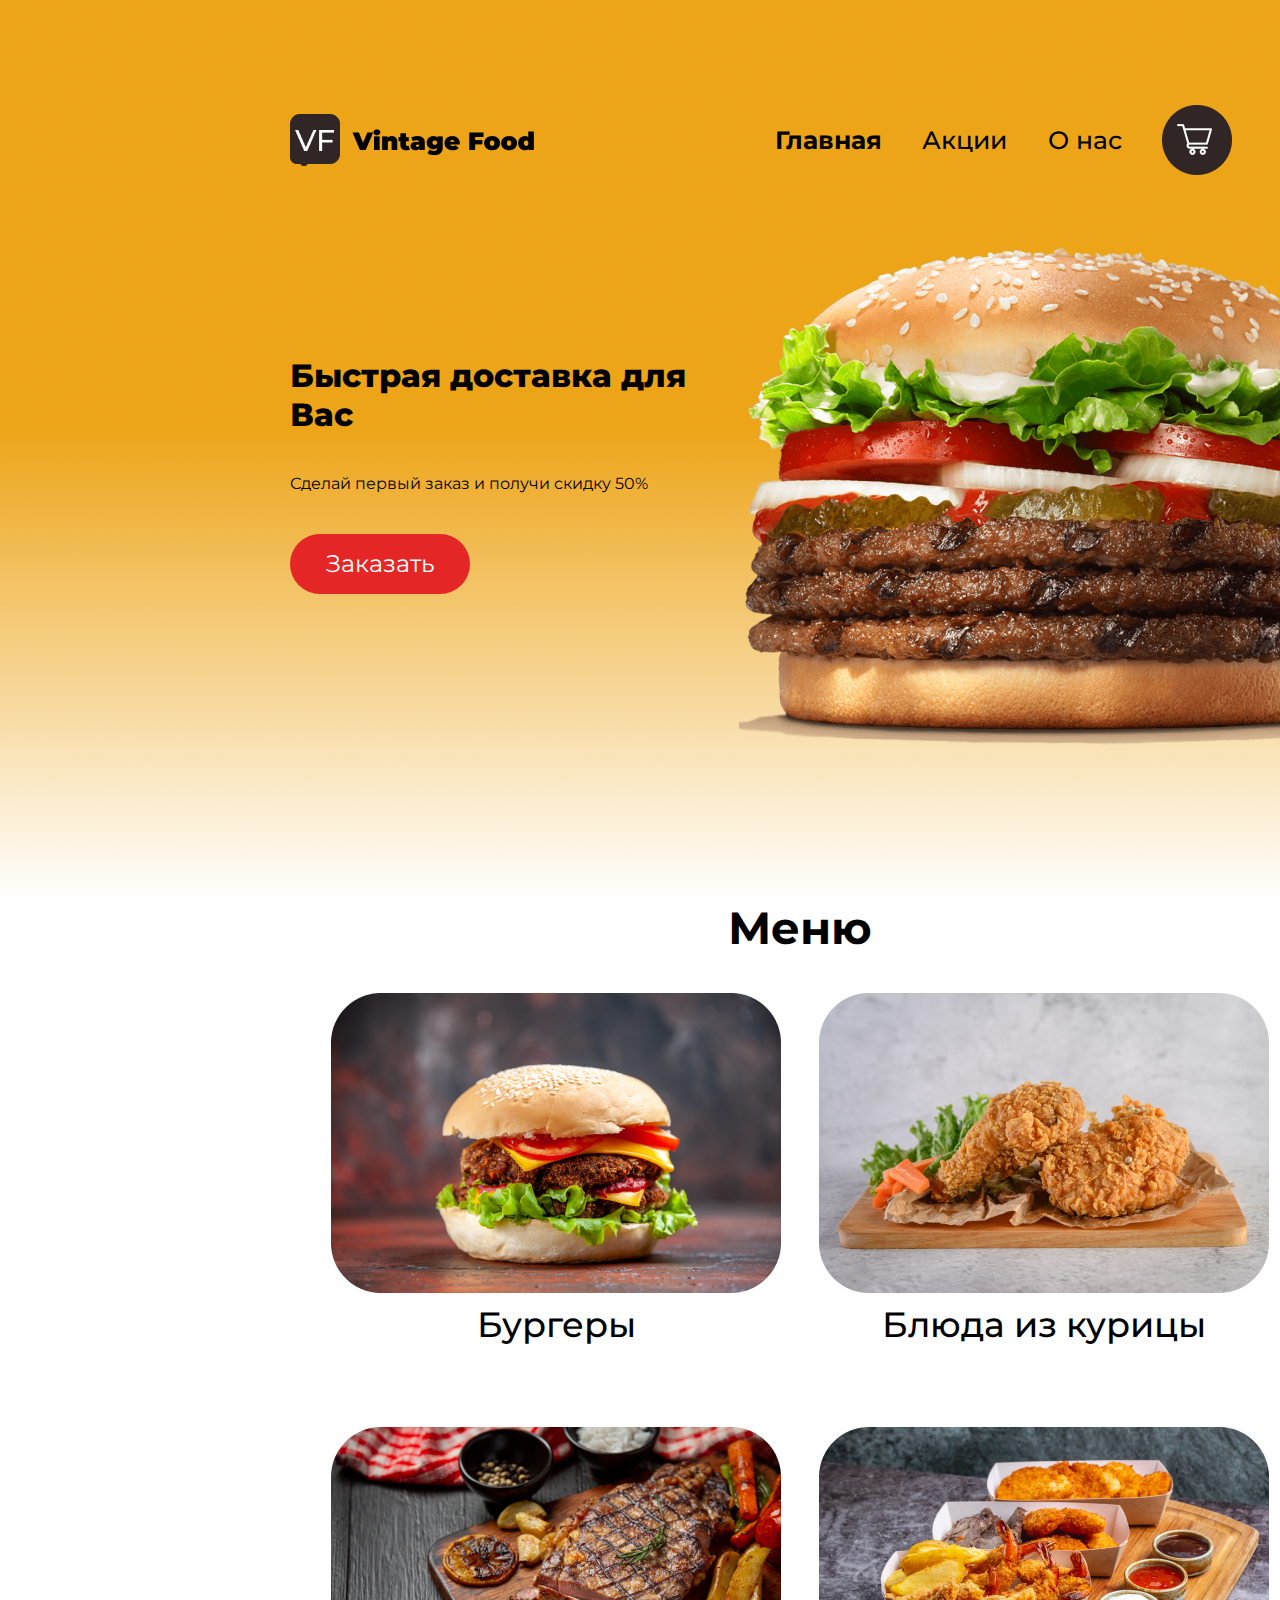
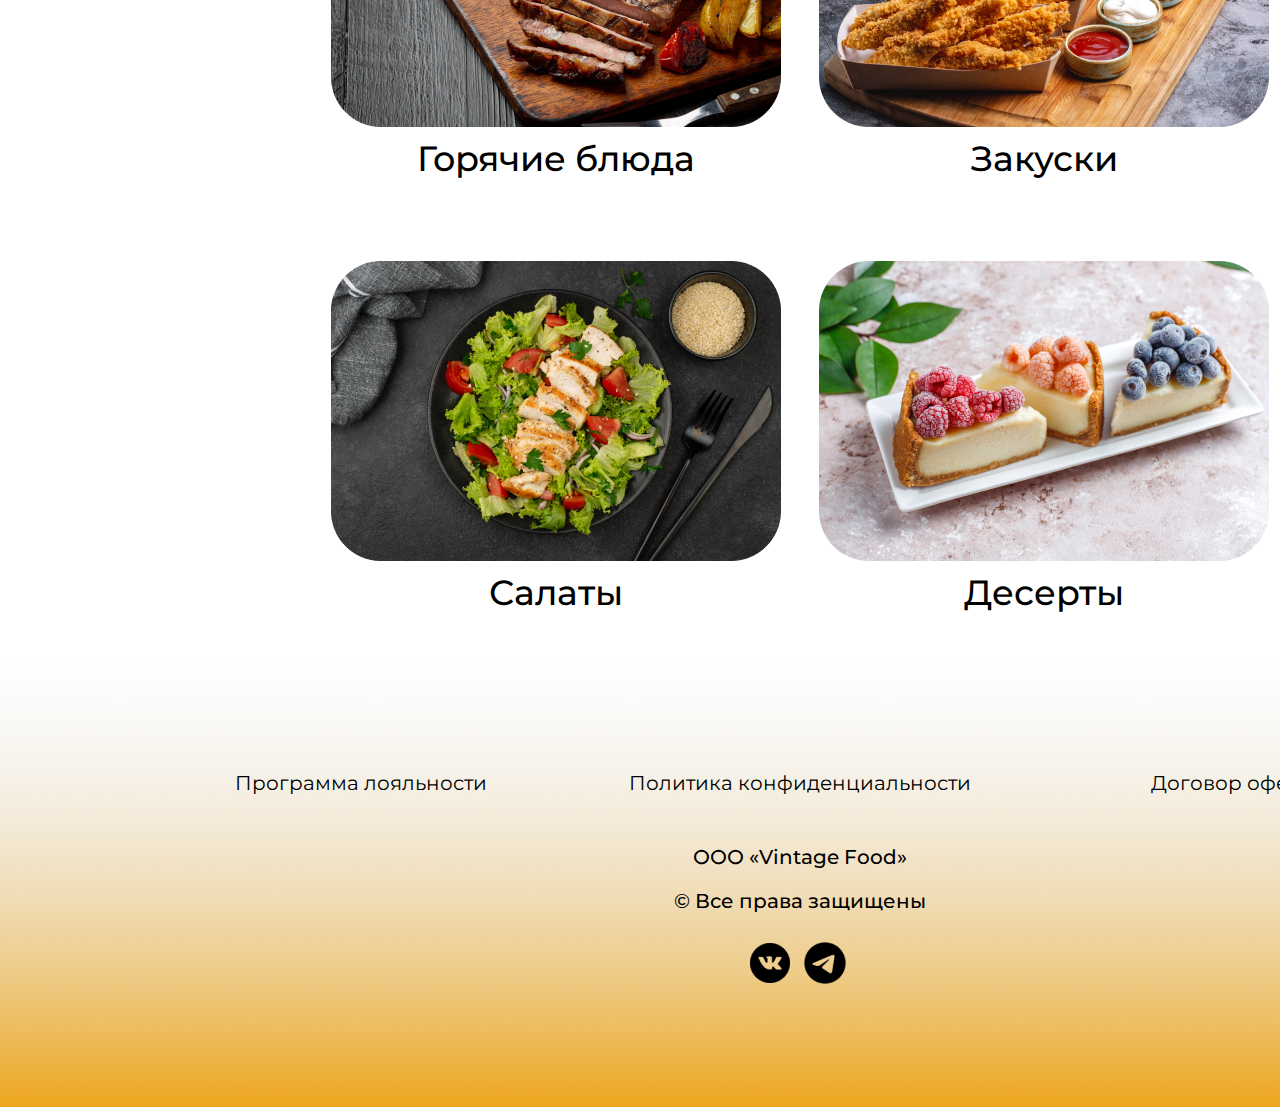
<file: burger/index.html>
<!DOCTYPE html>
<html lang="en">
<head>
    <meta charset="UTF-8">
    <meta name="viewport" content="width=device-width, initial-scale=1.0">
    <title>Бургерная</title>
    <link rel="stylesheet" href="style.css">
    <link rel="preconnect" href="https://fonts.googleapis.com">
    <link rel="preconnect" href="https://fonts.gstatic.com" crossorigin>
    <link href="https://fonts.googleapis.com/css2?family=Montserrat:ital,wght@0,100..900;1,100..900&display=swap" rel="stylesheet">
</head>
<body>
    <header>
        <nav>
            <img src="media/logo.png" alt="Логотип">
            <a id="this" href="">Главная</a>
            <a href="">Акции</a>
            <a href="">О нас</a>
            <button class="basket"></button>
        </nav>
        <div class="burger">
            <div class="preview">
                <p id="order">Быстрая доставка для Вас</p>
                <p>Сделай первый заказ и получи скидку 50%</p>
                <button>Заказать</button>
            </div>
            <img src="media/burger.png" alt="Бургер">
        </div>
    </header>
    <main>
        <h1>Меню</h1>
        <article>
            <img src="media/1.png" alt="1">
            <p>Бургеры</p>
        </article>
        <article>
            <img src="media/2.png" alt="2">
            <p>Блюда из курицы</p>
        </article>
        <article>
            <img src="media/3.png" alt="3">
            <p>Горячие блюда</p>
        </article>
        <article>
            <img src="media/4.png" alt="4">
            <p>Закуски</p>
        </article>
        <article>
            <img src="media/5.png" alt="5">
            <p>Салаты</p>
        </article>
        <article>
            <img src="media/6.png" alt="6">
            <p>Десерты</p>
        </article>
    </main>
    <footer>
        <div class="footer-nav">
            <a href="">Программа лояльности</a>
            <a href="">Политика конфиденциальности</a>
            <a href="" id="aright">Договор оферты</a>
        </div>
        <p>ООО «Vintage Food»</p>
        <p>&copy; Все права защищены</p>
        <div class="vktg">
            <img src="media/vk.png" alt="vk">
            <img src="media/tg.png" alt="tg">
        </div>
    </footer>
</body>
</html>
</file>
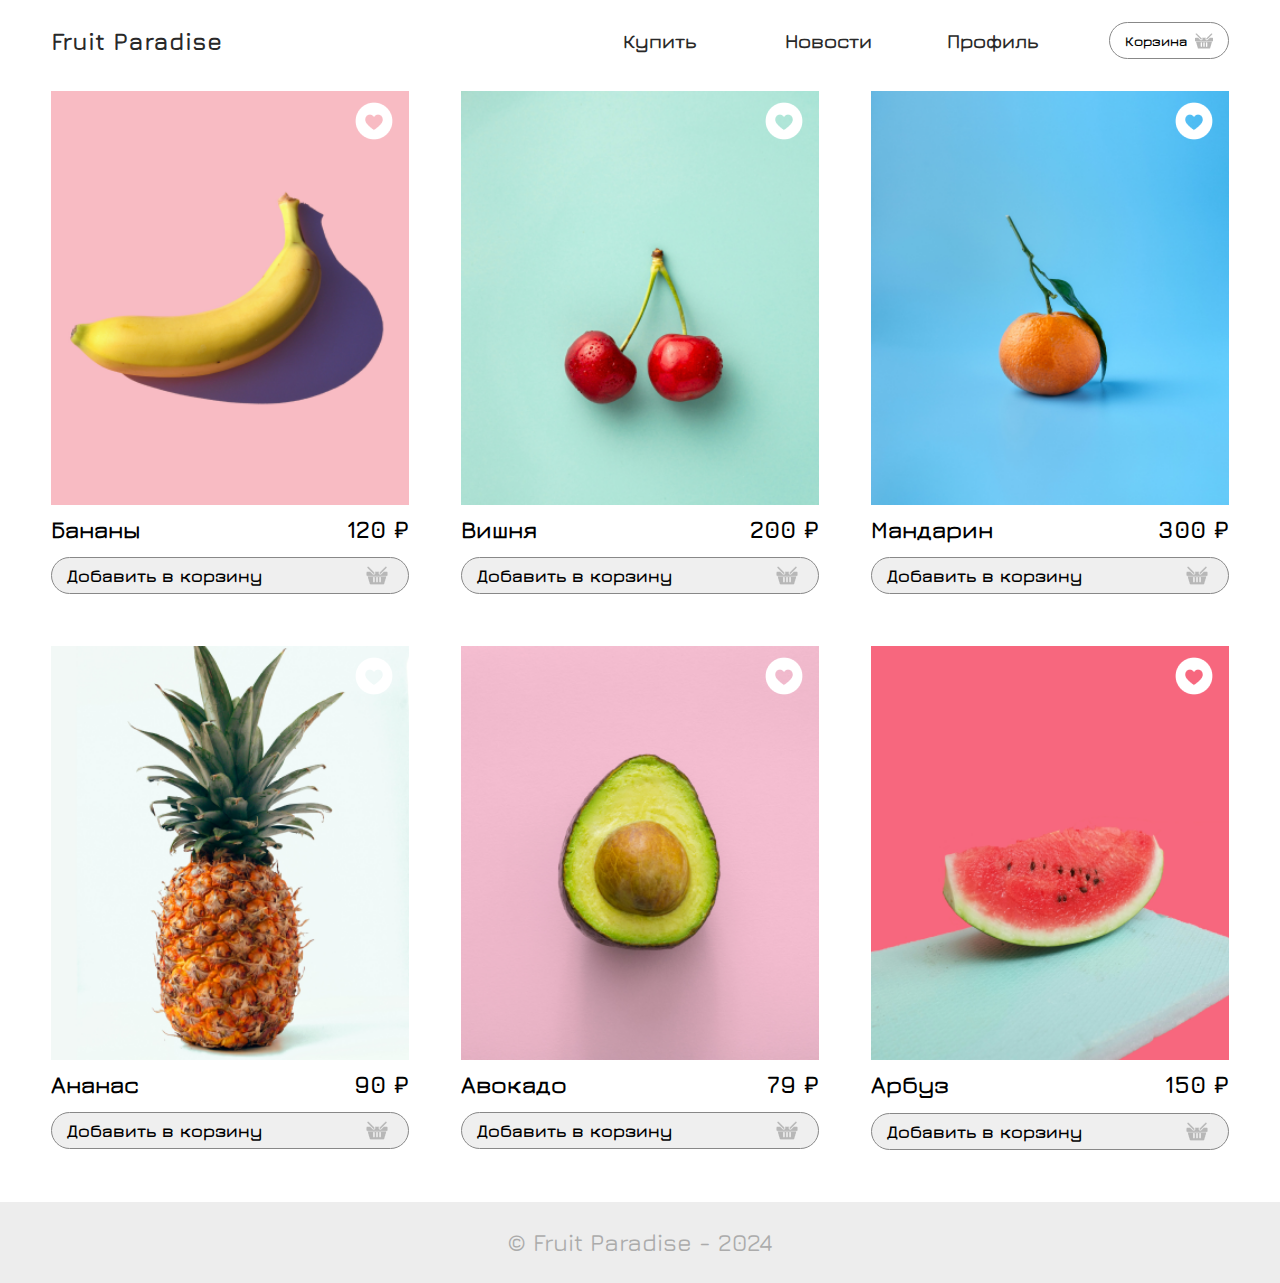
<file: fruitsparadise/index.html>
<!DOCTYPE html>
<html lang="en">
<head>
    <meta charset="UTF-8">
    <meta name="viewport" content="width=device-width, initial-scale=1.0">
    <title>Fruit Paradise</title>
    <link rel="stylesheet" href="style.css">
    <link rel="preconnect" href="https://fonts.googleapis.com">
    <link rel="preconnect" href="https://fonts.gstatic.com" crossorigin>
    <link href="https://fonts.googleapis.com/css2?family=Jura:wght@300..700&display=swap" rel="stylesheet">
</head>
<body>
    <header>
        <p class="logo">Fruit Paradise</p>
        <nav>
            <a href="">Купить</a>
            <a href="">Новости</a>
            <a href="">Профиль</a>
            <button>
                Корзина
                <img src="media/basket.png" alt="basket">
            </button>
        </nav>
    </header>
    <main>
        <article>
            <div class="images">
                <img class="article-img" src="media/fruit1.png" alt="cherry">
                <img class="favorite-icon" src="media/love.png" alt="love">
            </div>
            <div class="title">
                <p>Бананы</p>
                <p>120 ₽</p>
            </div>
            <button>
                Добавить в корзину
                <img src="media/basket2.png" alt="basket">
            </button>
        </article>
        <article>
            <div class="images">
                <img class="article-img" src="media/fruit2.png" alt="cherry">
                <img class="favorite-icon" src="media/love.png" alt="love">
            </div>
            <div class="title">
                <p>Вишня</p>
                <p>200 ₽</p>
            </div>
            <button>
                Добавить в корзину
                <img src="media/basket2.png" alt="basket">
            </button>
        </article>
        <article>
            <div class="images">
                <img class="article-img" src="media/fruit3.png" alt="cherry">
                <img class="favorite-icon" src="media/love.png" alt="love">
            </div>
            <div class="title">
                <p>Мандарин</p>
                <p>300 ₽</p>
            </div>
            <button>
                Добавить в корзину
                <img src="media/basket2.png" alt="basket">
            </button>
        </article>
        <article>
            <div class="images">
                <img class="article-img" src="media/fruit4.png" alt="cherry">
                <img class="favorite-icon" src="media/love.png" alt="love">
            </div>
            <div class="title">
                <p>Ананас</p>
                <p>90 ₽</p>
            </div>
            <button>
                Добавить в корзину
                <img src="media/basket2.png" alt="basket">
            </button>
        </article>
        <article>
            <div class="images">
                <img class="article-img" src="media/fruit5.png" alt="cherry">
                <img class="favorite-icon" src="media/love.png" alt="love">
            </div>
            <div class="title">
                <p>Авокадо</p>
                <p>79 ₽</p>
            </div>
            <button>
                Добавить в корзину
                <img src="media/basket2.png" alt="basket">
            </button>
        </article>
        <article>
            <div class="images">
                <img class="article-img" src="media/fruit6.png" alt="cherry">
                <img class="favorite-icon" src="media/love.png" alt="love">
            </div>
            <div class="title">
                <p>Арбуз</p>
                <p>150 ₽</p>
            </div>
            <button>
                Добавить в корзину
                <img src="media/basket2.png" alt="basket">
            </button>
        </article>
    </main>
    <footer>
        <p>&copy; Fruit Paradise - 2024</p>
    </footer>
</body>
</html>
</file>
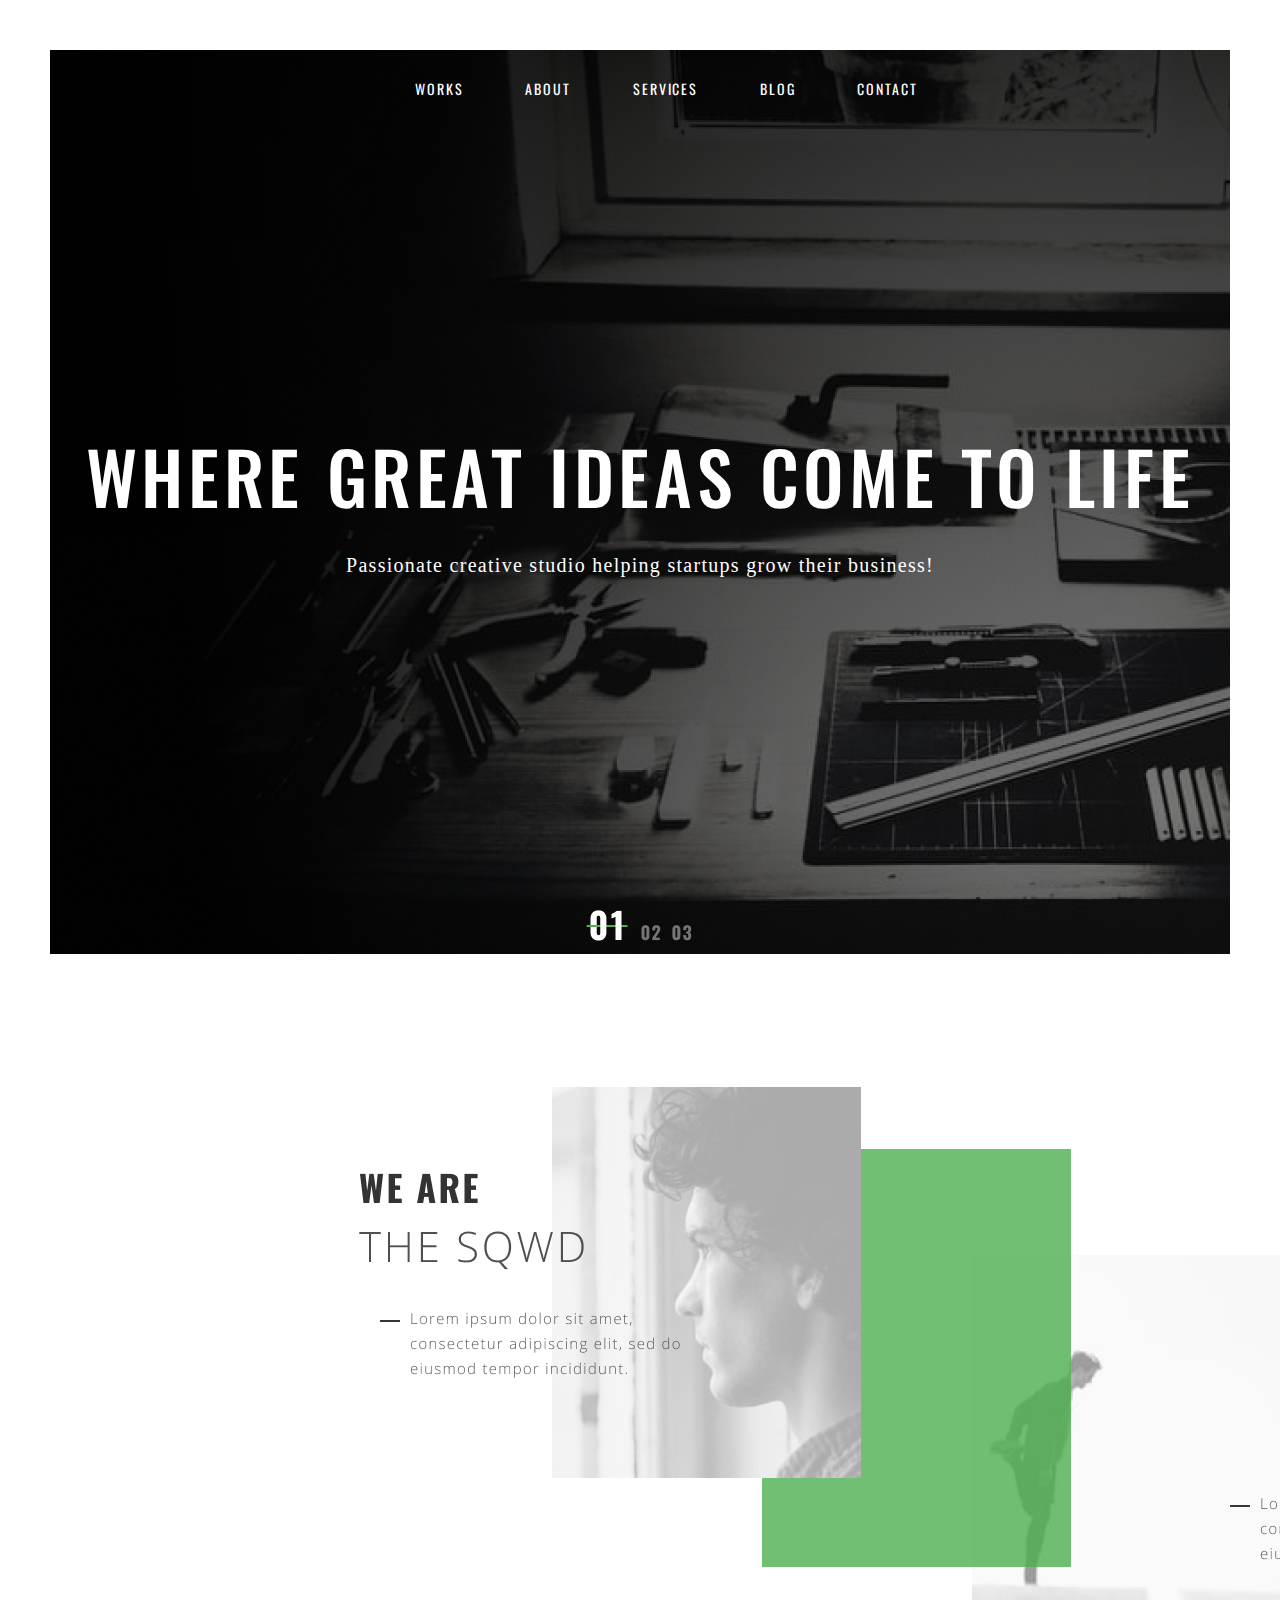
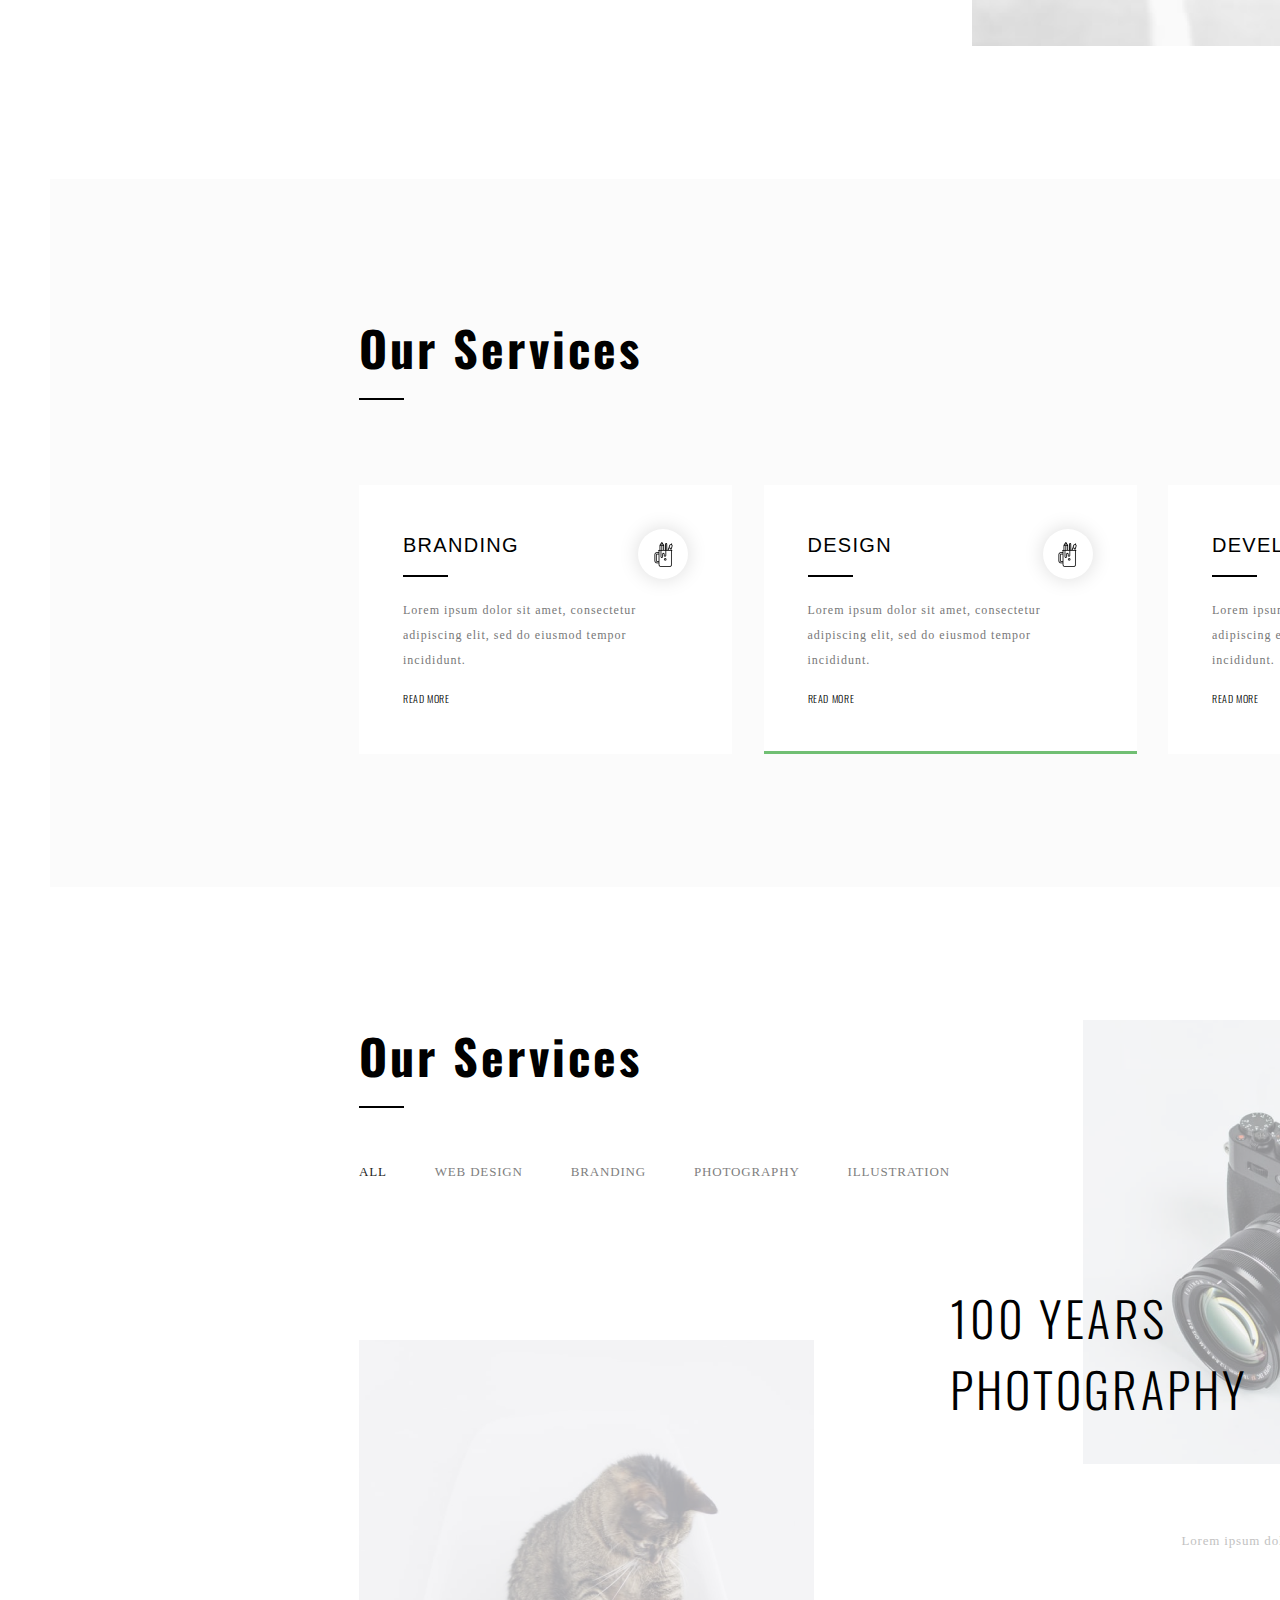
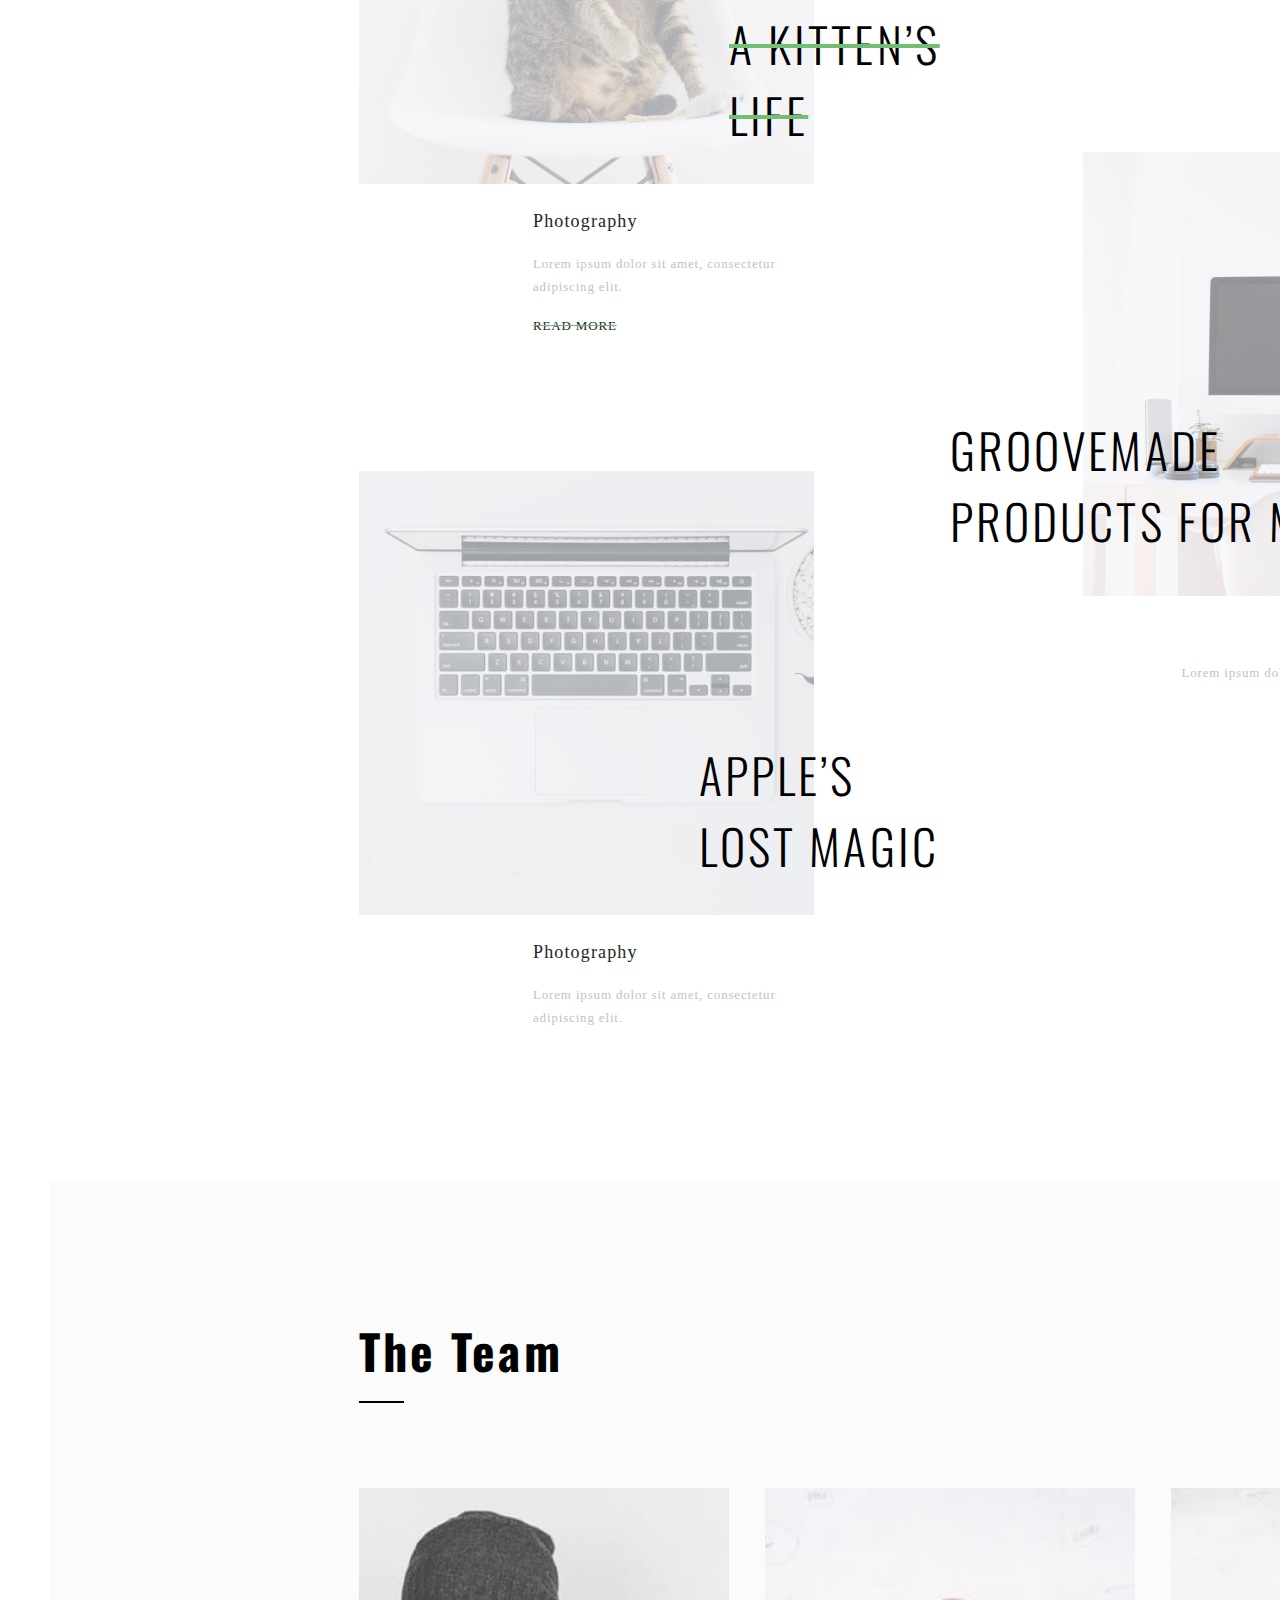
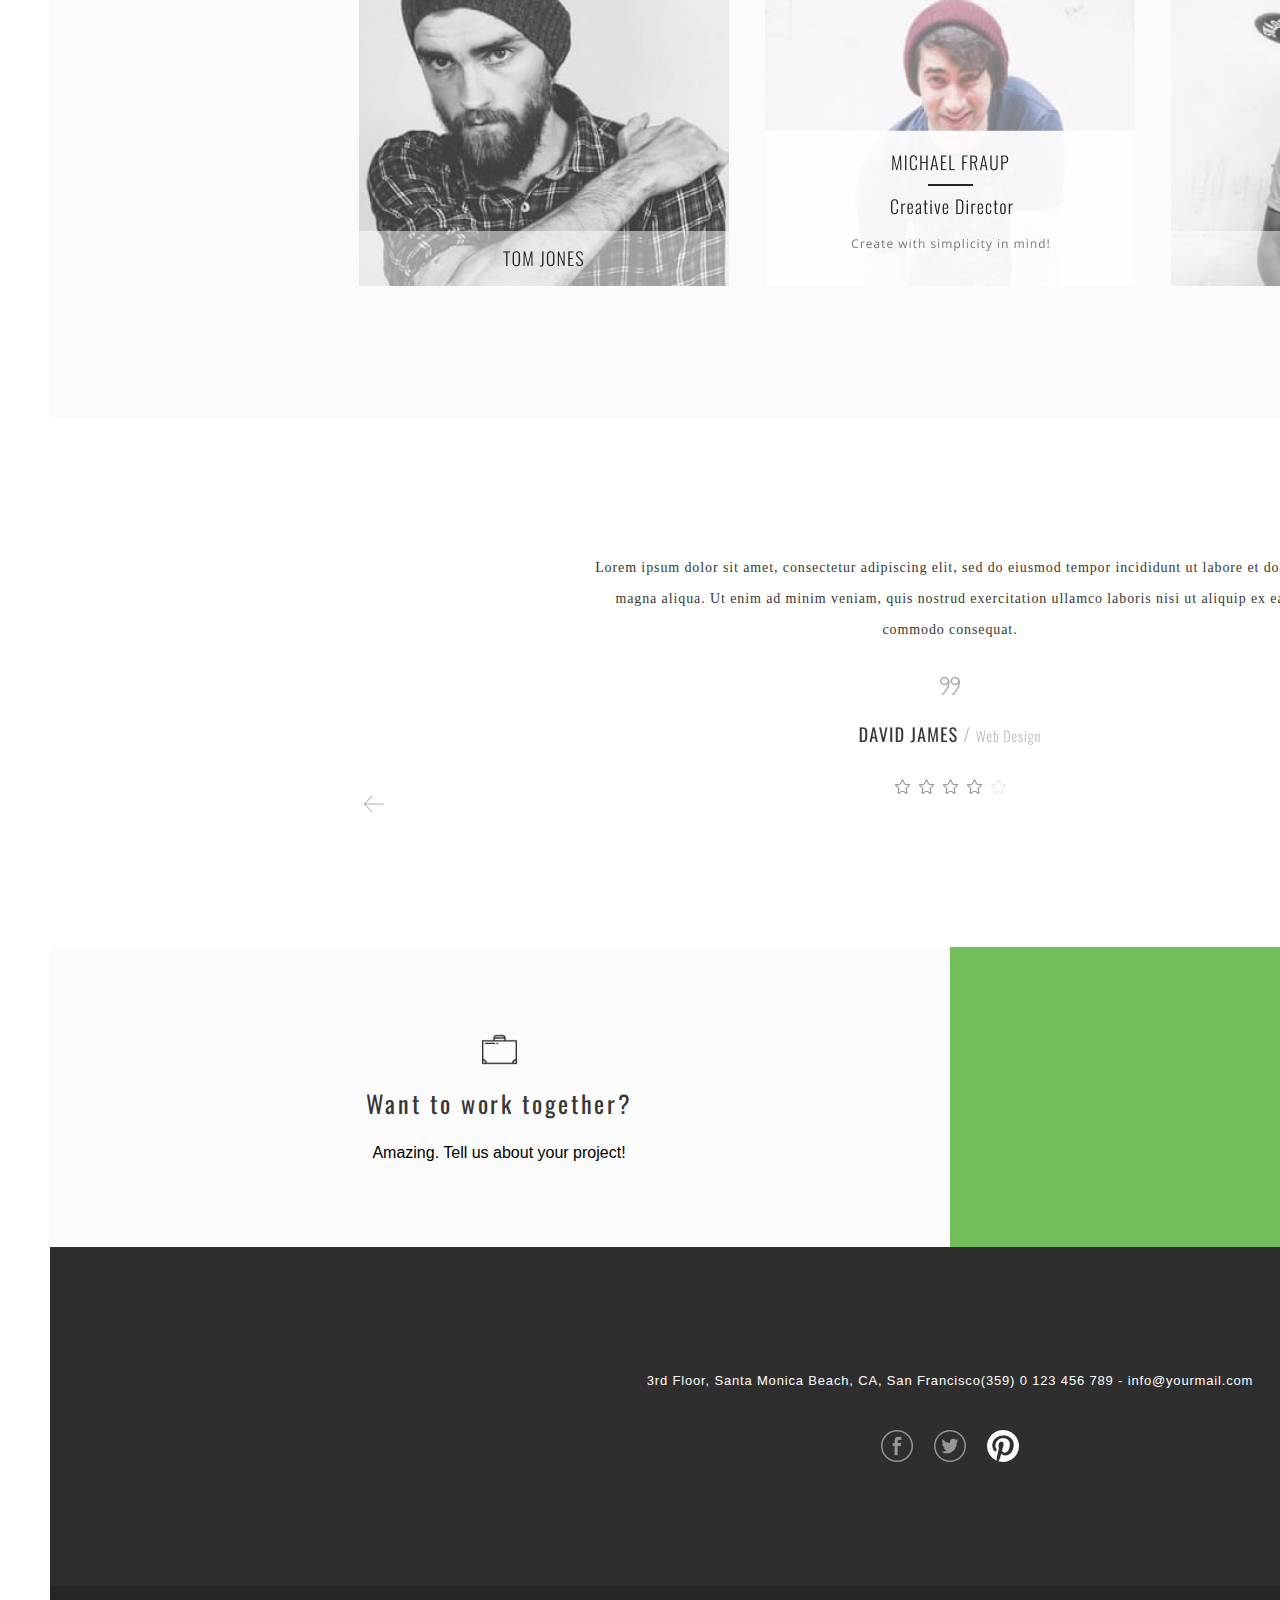
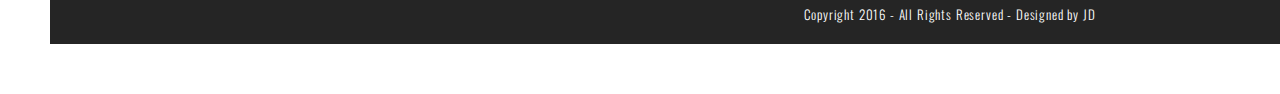
<file: IDZ/index.html>
<!DOCTYPE html>
<html lang="en">
<head>
    <meta charset="UTF-8">
    <meta name="viewport" content="width=device-width, initial-scale=1.0">
    <link rel="stylesheet" href="style.css">
    <link rel="preconnect" href="https://fonts.googleapis.com">
    <link rel="preconnect" href="https://fonts.gstatic.com" crossorigin>
    <link href="https://fonts.googleapis.com/css2?family=Bebas+Neue&family=Montserrat:ital,wght@0,100..900;1,100..900&family=Open+Sans:ital,wght@0,300..800;1,300..800&family=Oswald:wght@200..700&display=swap" rel="stylesheet">
    <link rel="preconnect" href="https://fonts.googleapis.com">
    <link rel="preconnect" href="https://fonts.gstatic.com" crossorigin>
    <link href="https://fonts.googleapis.com/css2?family=Bebas+Neue&family=Montserrat:ital,wght@0,100..900;1,100..900&family=Open+Sans:ital,wght@0,300..800;1,300..800&family=Oswald:wght@200..700&display=swap" rel="stylesheet">
    <title>IDZ</title>
</head>
<body>
    <header>
        <nav>
            <div class="anav1">
                <a href="#">WORKS</a>
            </div>
            <div class="anav">
                <a href="#">ABOUT</a>
            </div>
            <div class="anav">
                <a href="#">SERVICES</a>
            </div>
            <div class="anav">
                <a href="#">BLOG</a>
            </div>
            <div class="anav">
                <a href="#">CONTACT</a>
            </div>
        </nav>
        <div class="head">WHERE GREAT IDEAS COME TO LIFE</div>
        <div class="head-about">Passionate creative studio helping startups grow their business!</div>
        <div class="slider"><img src="media/onetwothree.png" alt="slider"></div>
    </header>
    <main>
        <section id="s1"></section>
        <section id="s2">
            <div id="s2-title">Our Services</div>
            <div class="line"></div>
            <div class="articles">
                <article>
                    <div class="article-header">
                        <div>
                            BRANDING
                            <div class="line"></div>
                        </div>
                        <div class="oval">
                            <img src="media/pencil.png" alt="">
                        </div>
                    </div>
                    <div class="text">
                        Lorem ipsum dolor sit amet, consectetur adipiscing elit, sed do eiusmod tempor incididunt.
                    </div>
                    <div class="readmore">READ MORE</div>
                </article>
                <article id="this">
                    <div class="article-header">
                        <div>
                            DESIGN
                            <div class="line"></div>
                        </div>
                        <div class="oval">
                            <img src="media/pencil.png" alt="">
                        </div>
                    </div>
                    <div class="text">
                        Lorem ipsum dolor sit amet, consectetur adipiscing elit, sed do eiusmod tempor incididunt.
                    </div>
                    <div class="readmore">READ MORE</div>
                </article>
                <article>
                    <div class="article-header">
                        <div>
                            DEVELOPMENT
                            <div class="line"></div>
                        </div>
                        <div class="oval">
                            <img src="media/pencil.png" alt="">
                        </div>
                    </div>
                    <div class="text">
                        Lorem ipsum dolor sit amet, consectetur adipiscing elit, sed do eiusmod tempor incididunt.
                    </div>
                    <div class="readmore">READ MORE</div>
                </article>
            </div>
        </section>
        <section id="s3">
            <div class="longdiv">
                <div class="longdiv-1">
                    <div id="s2-title">Our Services</div>
                    <div class="line"></div>
                    <div class="s3-nav">
                        <a class="thiss3" href="">ALL</a>
                        <a href="">WEB DESIGN</a>
                        <a href="">BRANDING</a>
                        <a href="">PHOTOGRAPHY</a>
                        <a href="">ILLUSTRATION</a>
                    </div>
                    <div class="p2">
                        <img src="media/p2.png" alt="">
                        <div class="p2-k">A KITTEN’S LIFE</div>
                        <div class="p2-a">
                            <div class="p2-a-title">Photography</div>
                            <div class="p2-a-about">Lorem ipsum dolor sit amet, consectetur adipiscing elit.</div>
                            <div class="p2-a-read">READ MORE</div>
                        </div>
                    </div>
                    <div class="p2-2">
                        <img src="media/p4.png" alt="">
                        <div class="p2-k">APPLE’S LOST MAGIC</div>
                        <div class="p2-a">
                            <div class="p2-a-title">Photography</div>
                            <div class="p2-a-about">Lorem ipsum dolor sit amet, consectetur adipiscing elit.</div>
                        </div>
                    </div>
                </div>
                <div class="longdiv-2">
                    <div class="p2-3">
                        <img src="media/p1.png" alt="">
                        <div class="p2-k">100 YEARS PHOTOGRAPHY</div>
                        <div class="p2-a">
                            <div class="p2-a-title">Photography</div>
                            <div class="p2-a-about">Lorem ipsum dolor sit amet, consectetur adipiscing elit.</div>
                        </div>
                    </div>
                    <div class="p2-4">
                        <img src="media/p3.png" alt="">
                        <div class="p2-k">GROOVEMADE PRODUCTS FOR MAC</div>
                        <div class="p2-a">
                            <div class="p2-a-title">Photography</div>
                            <div class="p2-a-about">Lorem ipsum dolor sit amet, consectetur adipiscing elit.</div>
                        </div>
                    </div>
                    <div class="vmore">view more</div>
                </div>
            </div>
        </section>
        <section id="s4">
            <div id="s4-title">The Team</div>
            <div class="line"></div>
            <div class="articles">
                <article class="a-4-1">
                    
                </article>
                <article class="a-4-2" id="this-team">
                    
                </article>
                <article class="a-4-3">
                    
                </article>
            </div>
        </section>
        <section id="s5">
            <div class="ttexxt">Lorem ipsum dolor sit amet, consectetur adipiscing elit, sed do eiusmod tempor incididunt ut labore et dolore magna aliqua. Ut enim ad minim veniam, quis nostrud exercitation ullamco laboris nisi ut aliquip ex ea commodo consequat. </div>
            <div class="imgbox2">
                <img src="media/s99.png" alt="">
            </div>
            <div class="imgbox1">
                <img src="media/Web De.png" alt="">
            </div>
            <div class="imgbox3">
                <img src="media/Stars.png" alt="">
            </div>
            <div class="imgbox4">
                <img src="media/Arrows.png" alt="">
            </div>
        </section>
    </main>
    <footer>
        <div class="contactus">
            <div class="contact1">
                <img src="media/briefcase.png" alt="">
                <div class="contact-text">Want to work together?</div>
                <div class="contact-text2">Amazing. Tell us about your project!</div>
            </div>
            <div class="contact2">
                <img src="media/mail.png" alt="">
                <div class="contact-text">Contact us</div>
                <div class="contact-text2">Get in touch</div>
            </div>
            <div class="contact3">
                <div class="contact3-text">
                    <div>3rd Floor, Santa Monica Beach, CA, San Francisco</div>
                    <div>(359) 0 123 456 789 - info@yourmail.com</div>
                </div>
                <img src="media/Social.png" alt="">
            </div>
        </div>
        <div class="copy">Copyright 2016 - All Rights Reserved - Designed by JD</div>
    </footer>
</body>
</file>
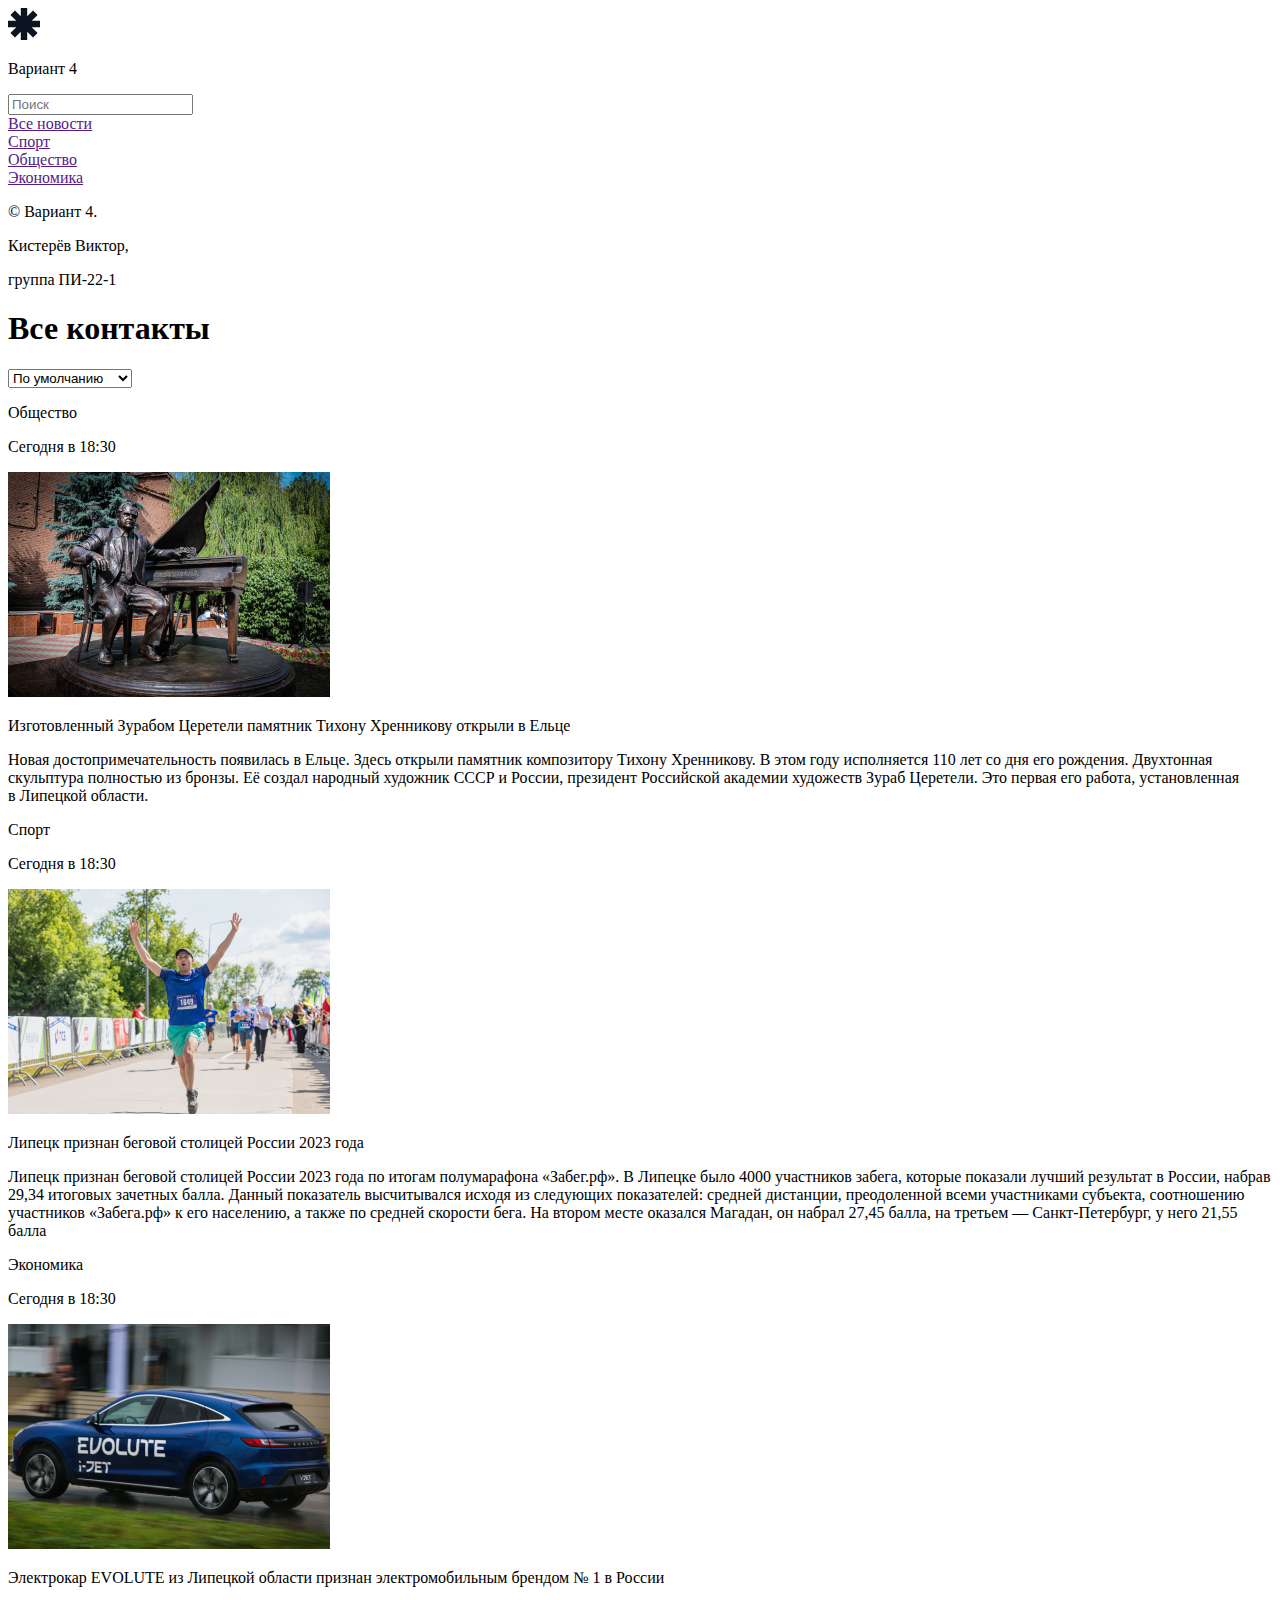
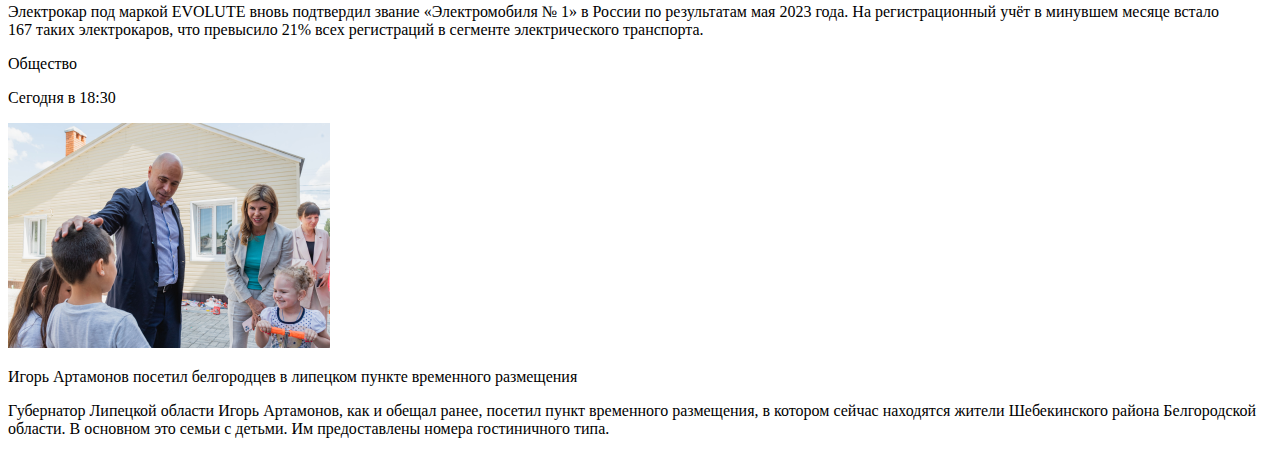
<file: LAB2/index.html>
<!DOCTYPE html>
<html lang="en">
<head>
    <meta charset="UTF-8">
    <meta name="viewport" content="width=device-width, initial-scale=1.0">
    <title>LAB 2</title>
</head>
<body>
    <aside>
        <nav>
            <header>
                <div>
                    <img src="media/vector.svg" alt="logo">
                    <p>Вариант 4</p>
                </div>
                <input type="text" placeholder="Поиск">
            </header>
            <nav>
                <div><a href="">Все новости</a></div>
                <div><a href="">Спорт</a></div>
                <div><a href="">Общество</a></div>
                <div><a href="">Экономика</a></div>
            </nav>
        </nav>
        <footer>
            <p>&copy; Вариант 4.</p>
            <p>Кистерёв Виктор,</p>
            <p>группа ПИ-22-1</p>
        </footer>
    </aside>
    <header>
        <h1>Все контакты</h1>
        <select>
            <option>По умолчанию</option>
            <option>Сначала новые</option>
            <option>Сначала старые</option>
        </select>
    </header>
    <main>
        <article>
            <div>
                <p>Общество</p>
                <p>Сегодня в 18:30</p>
            </div>
            <img src="media/card1.png">
            <p>Изготовленный Зурабом Церетели памятник Тихону Хренникову открыли в Ельце</p>
            <p>Новая достопримечательность появилась в Ельце. Здесь открыли памятник композитору Тихону Хренникову. В этом году исполняется 110 лет со дня его рождения. Двухтонная скульптура полностью из бронзы. Её создал народный художник СССР и России, президент Российской академии художеств Зураб Церетели. Это первая его работа, установленная в Липецкой области.</p>
        </article>
        <article>
            <div>
                <p>Спорт</p>
                <p>Сегодня в 18:30</p>
            </div>
            <img src="media/card2.png">
            <p>Липецк признан беговой столицей России 2023 года</p>
            <p>Липецк признан беговой столицей России 2023 года по итогам полумарафона «Забег.рф». В Липецке было 4000 участников забега, которые показали лучший результат в России, набрав 29,34 итоговых зачетных балла. Данный показатель высчитывался исходя из следующих показателей: средней дистанции, преодоленной всеми участниками субъекта, соотношению участников «Забега.рф» к его населению, а также по средней скорости бега. На втором месте оказался Магадан, он набрал 27,45 балла, на третьем — Санкт-Петербург, у него 21,55 балла</p>
        </article>
        <article>
            <div>
                <p>Экономика</p>
                <p>Сегодня в 18:30</p>
            </div>
            <img src="media/card3.png">
            <p>Электрокар EVOLUTE из Липецкой области признан электромобильным брендом № 1 в России</p>
            <p>Электрокар под маркой EVOLUTE вновь подтвердил звание «Электромобиля № 1» в России по результатам мая 2023 года. На регистрационный учёт в минувшем месяце встало 167 таких электрокаров, что превысило 21% всех регистраций в сегменте электрического транспорта.</p>
        </article>
        <article>
            <div>
                <p>Общество</p>
                <p>Сегодня в 18:30</p>
            </div>
            <img src="media/card4.png">
            <p>Игорь Артамонов посетил белгородцев в липецком пункте временного размещения</p>
            <p>Губернатор Липецкой области Игорь Артамонов, как и обещал ранее, посетил пункт временного размещения, в котором сейчас находятся жители Шебекинского района Белгородской области. В основном это семьи с детьми. Им предоставлены номера гостиничного типа.</p>
        </article>
    </main>
</body>
</html>
</file>
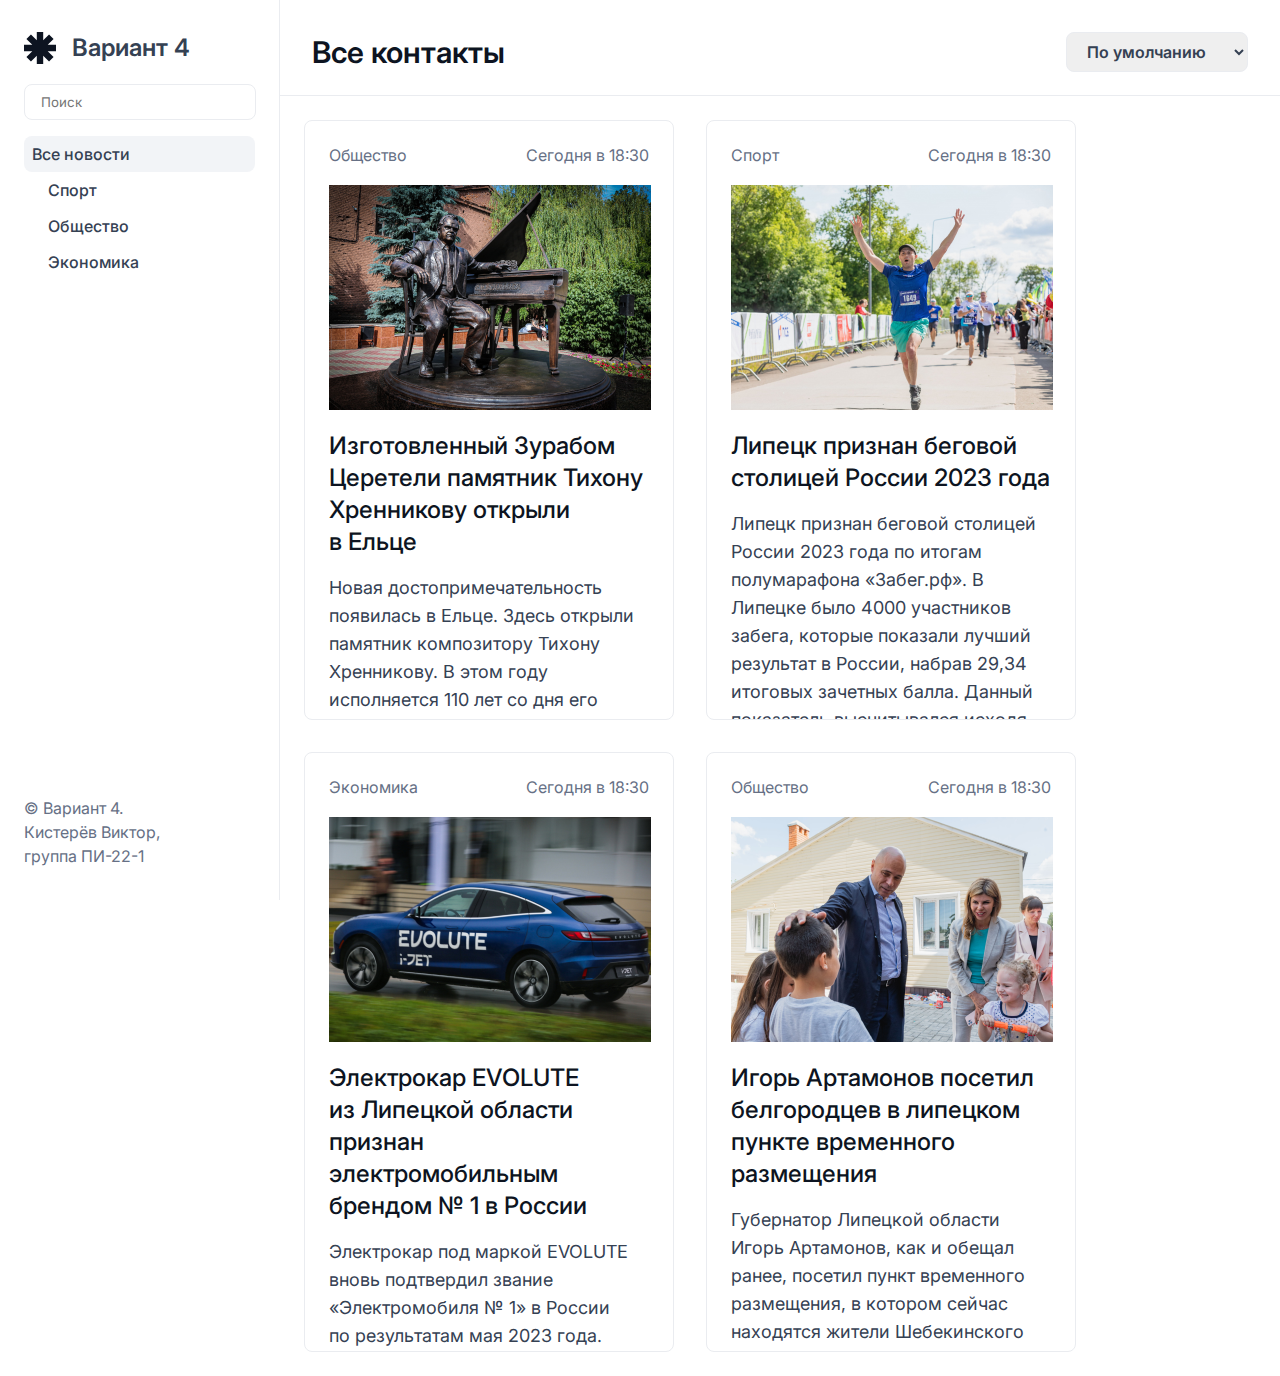
<file: LAB3/index.html>
<!DOCTYPE html>
<html lang="en">
<head>
    <meta charset="UTF-8">
    <meta name="viewport" content="width=device-width, initial-scale=1.0">
    <title>LAB 3</title>
    <link rel="stylesheet" href="style.css">
    <link rel="preconnect" href="https://fonts.googleapis.com">
    <link rel="preconnect" href="https://fonts.gstatic.com" crossorigin>
    <link href="https://fonts.googleapis.com/css2?family=Inter:ital,opsz,wght@0,14..32,100..900;1,14..32,100..900&display=swap" rel="stylesheet">
</head>
<body>
    <aside class="leftside">
        <nav>
            <header class="aside-header">
                <div class="logo">
                    <img src="media/vector.svg" alt="logo">
                    <p>Вариант 4</p>
                </div>
                <input class="search" type="text" placeholder="Поиск">
            </header>
            <nav class="navigation">
                <div id="this"><a href="">Все новости</a></div>
                <div><a href="">Спорт</a></div>
                <div><a href="">Общество</a></div>
                <div><a href="">Экономика</a></div>
            </nav>
        </nav>
        <footer class="aside-footer">
            <p>&copy; Вариант 4.</p>
            <p>Кистерёв Виктор,</p>
            <p>группа ПИ-22-1</p>
        </footer>
    </aside>
    <header class="main-header">
        <h1>Все контакты</h1>
        <select>
            <option>По умолчанию</option>
            <option>Сначала новые</option>
            <option>Сначала старые</option>
        </select>
    </header>
    <main>
        <article>
            <div class="theme">
                <p>Общество</p>
                <p>Сегодня в 18:30</p>
            </div>
            <img src="media/card1.png">
            <p class="article-title">Изготовленный Зурабом Церетели памятник Тихону Хренникову открыли в Ельце</p>
            <p class="article-text">Новая достопримечательность появилась в Ельце. Здесь открыли памятник композитору Тихону Хренникову. В этом году исполняется 110 лет со дня его рождения. Двухтонная скульптура полностью из бронзы. Её создал народный художник СССР и России, президент Российской академии художеств Зураб Церетели. Это первая его работа, установленная в Липецкой области.</p>
        </article>
        <article>
            <div class="theme">
                <p>Спорт</p>
                <p>Сегодня в 18:30</p>
            </div>
            <img src="media/card2.png">
            <p class="article-title">Липецк признан беговой столицей России 2023 года</p>
            <p class="article-text">Липецк признан беговой столицей России 2023 года по итогам полумарафона «Забег.рф». В Липецке было 4000 участников забега, которые показали лучший результат в России, набрав 29,34 итоговых зачетных балла. Данный показатель высчитывался исходя из следующих показателей: средней дистанции, преодоленной всеми участниками субъекта, соотношению участников «Забега.рф» к его населению, а также по средней скорости бега. На втором месте оказался Магадан, он набрал 27,45 балла, на третьем — Санкт-Петербург, у него 21,55 балла</p>
        </article>
        <article>
            <div class="theme">
                <p>Экономика</p>
                <p>Сегодня в 18:30</p>
            </div>
            <img src="media/card3.png">
            <p class="article-title">Электрокар EVOLUTE из Липецкой области признан электромобильным брендом № 1 в России</p>
            <p class="article-text">Электрокар под маркой EVOLUTE вновь подтвердил звание «Электромобиля № 1» в России по результатам мая 2023 года. На регистрационный учёт в минувшем месяце встало 167 таких электрокаров, что превысило 21% всех регистраций в сегменте электрического транспорта.</p>
        </article>
        <article>
            <div class="theme">
                <p>Общество</p>
                <p>Сегодня в 18:30</p>
            </div>
            <img src="media/card4.png">
            <p class="article-title">Игорь Артамонов посетил белгородцев в липецком пункте временного размещения</p>
            <p class="article-text">Губернатор Липецкой области Игорь Артамонов, как и обещал ранее, посетил пункт временного размещения, в котором сейчас находятся жители Шебекинского района Белгородской области. В основном это семьи с детьми. Им предоставлены номера гостиничного типа.</p>
        </article>
    </main>
</body>
</html>
</file>
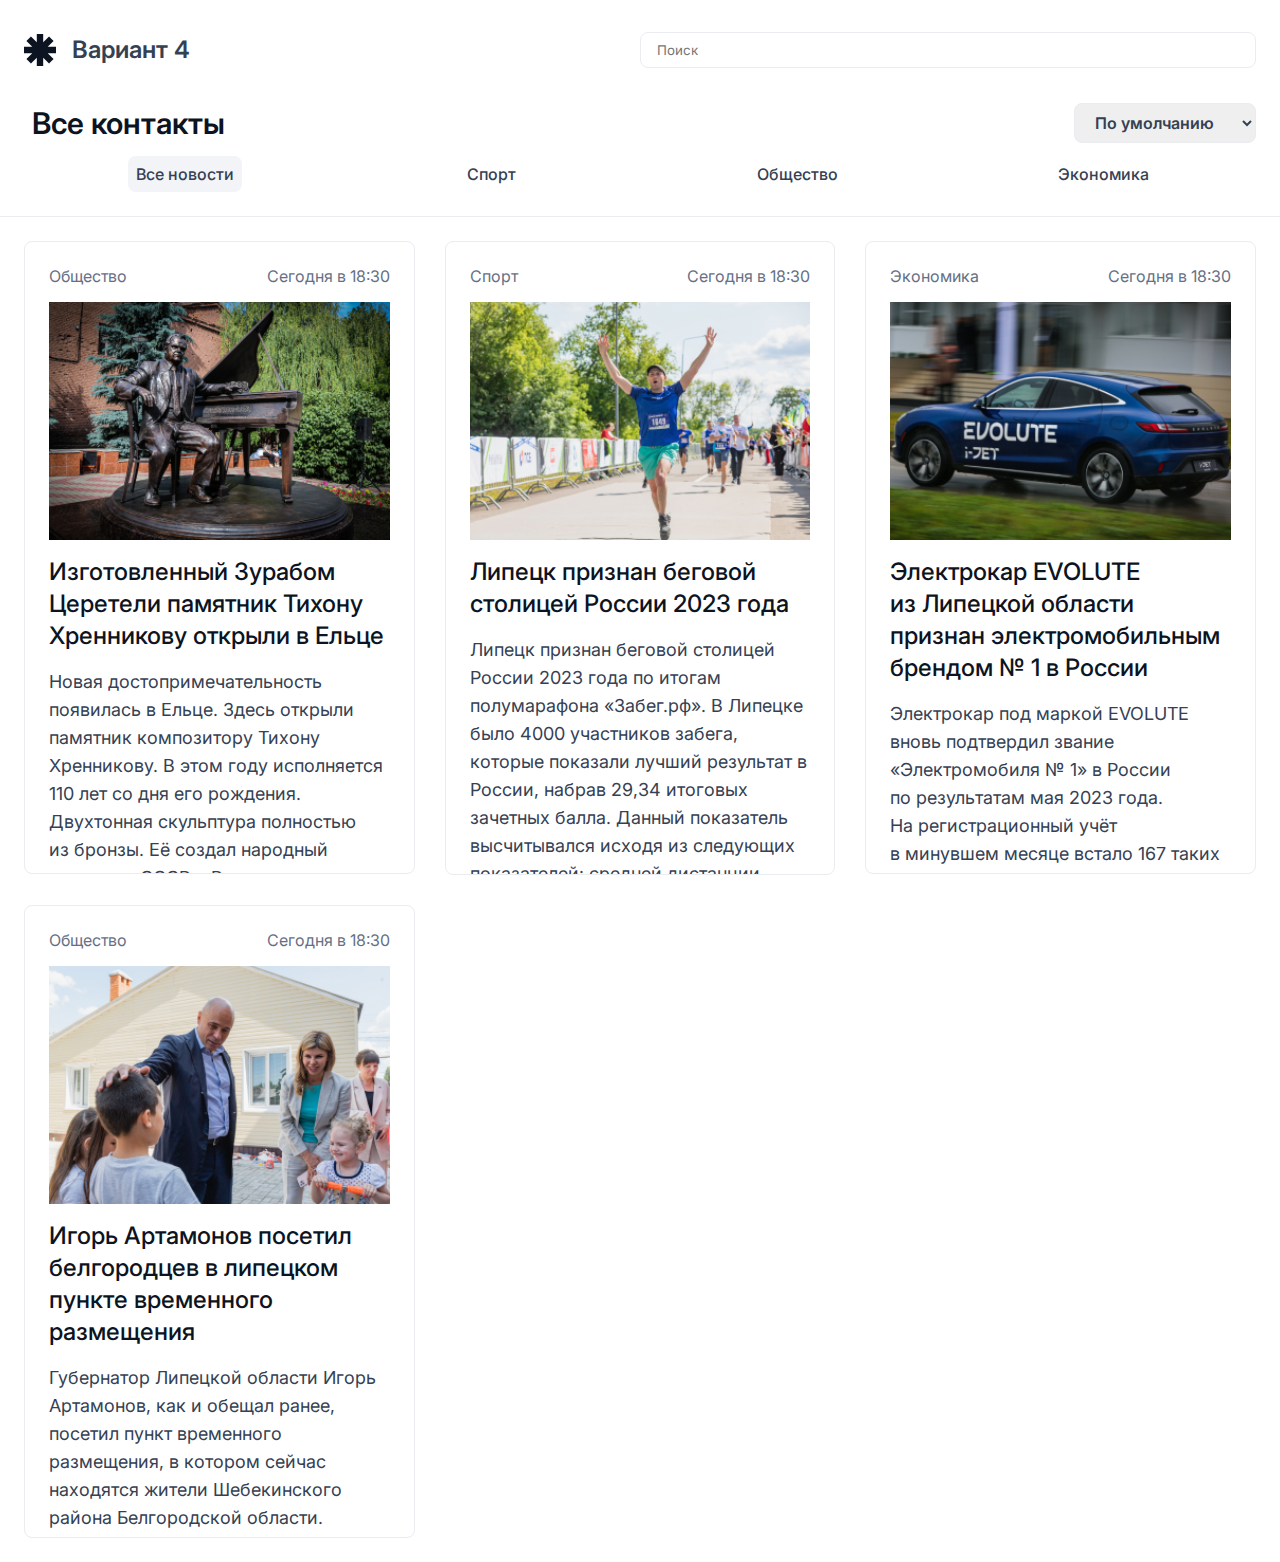
<file: LAB4/index.html>
<!DOCTYPE html>
<html lang="en">
<head>
    <meta charset="UTF-8">
    <meta name="viewport" content="width=device-width, initial-scale=1.0">
    <title>LAB 3</title>
    <link rel="stylesheet" href="style.css">
    <link rel="preconnect" href="https://fonts.googleapis.com">
    <link rel="preconnect" href="https://fonts.gstatic.com" crossorigin>
    <link href="https://fonts.googleapis.com/css2?family=Inter:ital,opsz,wght@0,14..32,100..900;1,14..32,100..900&display=swap" rel="stylesheet">
</head>
<body>
    <div class="test">
        <header class="aside-h">
            <div class="logo">
                <img src="media/vector.svg" alt="logo">
                <p>Вариант 4</p>
            </div>
            <input class="search" type="text" placeholder="Поиск">
        </header>
        
    </div>
    <aside class="leftside">
        <nav>
            <header class="aside-header">
                <div class="logo">
                    <img src="media/vector.svg" alt="logo">
                    <p>Вариант 4</p>
                </div>
                <input class="search" type="text" placeholder="Поиск">
            </header>
            <nav class="navigation">
                <div id="this"><a href="">Все новости</a></div>
                <div><a href="">Спорт</a></div>
                <div><a href="">Общество</a></div>
                <div><a href="">Экономика</a></div>
            </nav>
        </nav>
        <footer class="aside-footer">
            <p>&copy; Вариант 4.</p>
            <p>Кистерёв Виктор,</p>
            <p>группа ПИ-22-1</p>
        </footer>
    </aside>
    <header class="main-header">
        <h1>Все контакты</h1>
        <div class="sel">
            <select>
                <option>По умолчанию</option>
                <option>Сначала новые</option>
                <option>Сначала старые</option>
            </select>
        </div>
        <nav class="navig">
            <div id="this"><a href="">Все новости</a></div>
            <div><a href="">Спорт</a></div>
            <div><a href="">Общество</a></div>
            <div><a href="">Экономика</a></div>
        </nav>
    </header>
    <main>
        <article>
            <div class="theme">
                <p>Общество</p>
                <p>Сегодня в 18:30</p>
            </div>
            <img src="media/card1.png">
            <p class="article-title">Изготовленный Зурабом Церетели памятник Тихону Хренникову открыли в Ельце</p>
            <p class="article-text">Новая достопримечательность появилась в Ельце. Здесь открыли памятник композитору Тихону Хренникову. В этом году исполняется 110 лет со дня его рождения. Двухтонная скульптура полностью из бронзы. Её создал народный художник СССР и России, президент Российской академии художеств Зураб Церетели. Это первая его работа, установленная в Липецкой области.</p>
        </article>
        <article>
            <div class="theme">
                <p>Спорт</p>
                <p>Сегодня в 18:30</p>
            </div>
            <img src="media/card2.png">
            <p class="article-title">Липецк признан беговой столицей России 2023 года</p>
            <p class="article-text">Липецк признан беговой столицей России 2023 года по итогам полумарафона «Забег.рф». В Липецке было 4000 участников забега, которые показали лучший результат в России, набрав 29,34 итоговых зачетных балла. Данный показатель высчитывался исходя из следующих показателей: средней дистанции, преодоленной всеми участниками субъекта, соотношению участников «Забега.рф» к его населению, а также по средней скорости бега. На втором месте оказался Магадан, он набрал 27,45 балла, на третьем — Санкт-Петербург, у него 21,55 балла</p>
        </article>
        <article>
            <div class="theme">
                <p>Экономика</p>
                <p>Сегодня в 18:30</p>
            </div>
            <img src="media/card3.png">
            <p class="article-title">Электрокар EVOLUTE из Липецкой области признан электромобильным брендом № 1 в России</p>
            <p class="article-text">Электрокар под маркой EVOLUTE вновь подтвердил звание «Электромобиля № 1» в России по результатам мая 2023 года. На регистрационный учёт в минувшем месяце встало 167 таких электрокаров, что превысило 21% всех регистраций в сегменте электрического транспорта.</p>
        </article>
        <article>
            <div class="theme">
                <p>Общество</p>
                <p>Сегодня в 18:30</p>
            </div>
            <img src="media/card4.png">
            <p class="article-title">Игорь Артамонов посетил белгородцев в липецком пункте временного размещения</p>
            <p class="article-text">Губернатор Липецкой области Игорь Артамонов, как и обещал ранее, посетил пункт временного размещения, в котором сейчас находятся жители Шебекинского района Белгородской области. В основном это семьи с детьми. Им предоставлены номера гостиничного типа.</p>
        </article>
    </main>
</body>
</html>
</file>
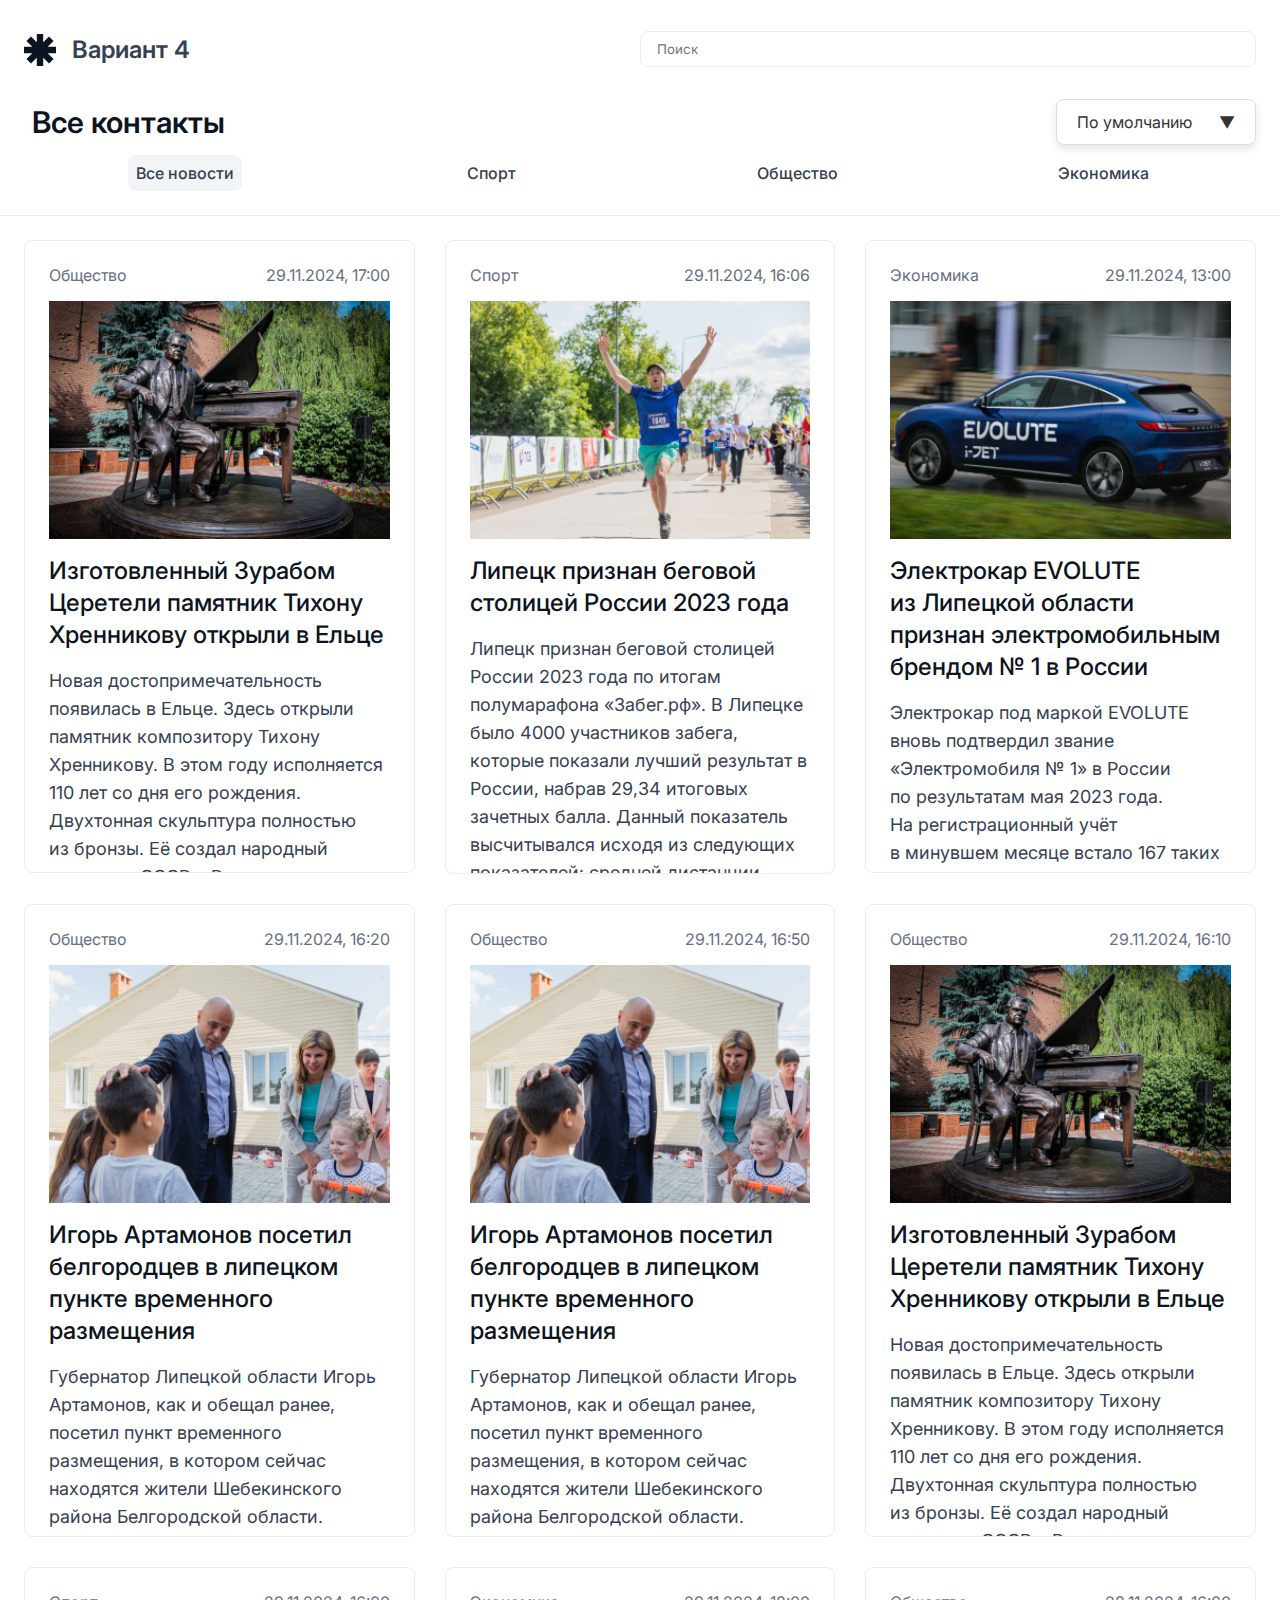
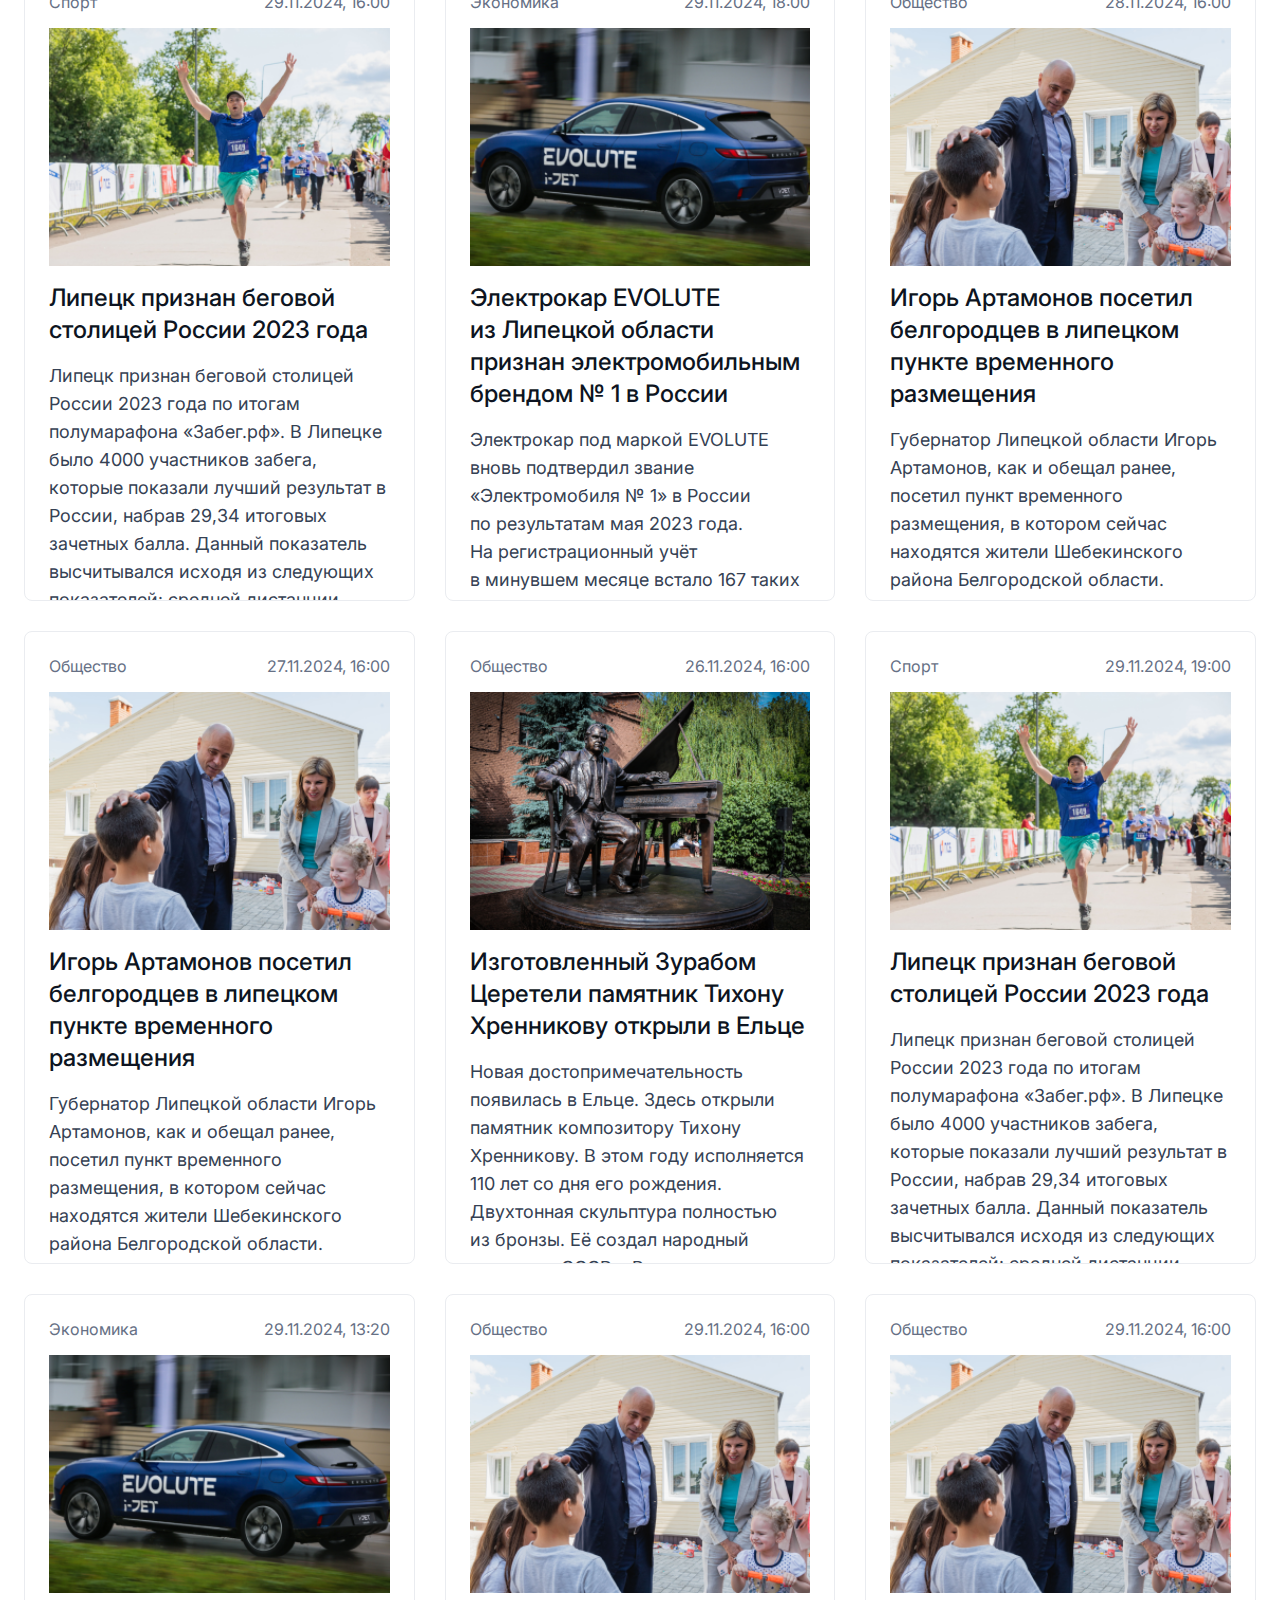
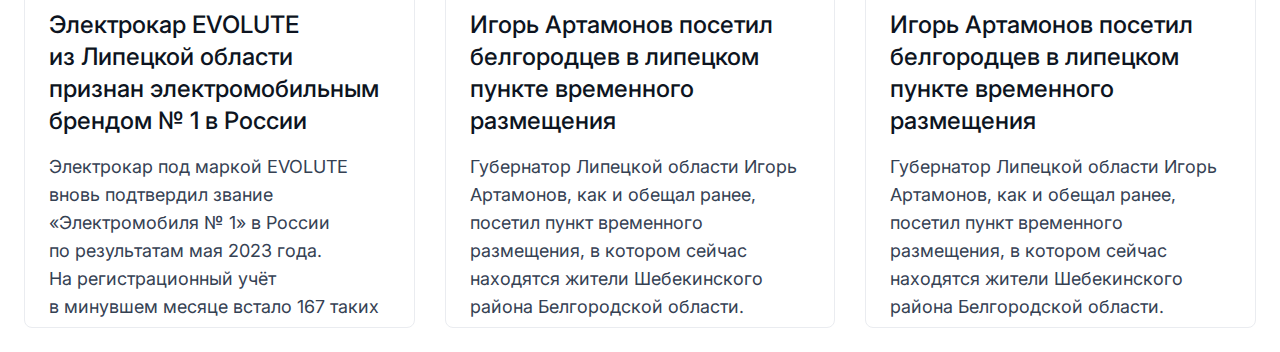
<file: LAB5/index.html>
<!DOCTYPE html>
<html lang="en">
<head>
    <meta charset="UTF-8">
    <meta name="viewport" content="width=device-width, initial-scale=1.0">
    <link rel="stylesheet" href="style.css">
    <link rel="preconnect" href="https://fonts.googleapis.com">
    <link rel="preconnect" href="https://fonts.gstatic.com" crossorigin>
    <link href="https://fonts.googleapis.com/css2?family=Inter:ital,opsz,wght@0,14..32,100..900;1,14..32,100..900&display=swap" rel="stylesheet">
    <title>LAB5</title>
</head>
<body onload="loadData()">
    <script src="script.js"></script>
    <div id="loader">
        <div class="spinner"></div>
    </div>
    <div class="test">
        <header>
            <div class="logo">
                <img src="media/vector.svg" alt="logo">
                <p>Вариант 4</p>
            </div>
            <input class="search" type="text" placeholder="Поиск">
        </header>
    </div>
    <aside>
        <header>
            <div class="logo">
                <img src="media/vector.svg" alt="logo">
                <p>Вариант 4</p>
            </div>
            <nav>
                <input class="search" type="text" placeholder="Поиск">
                <div id="this"><a href="#" onclick="selectCategory('Все новости')">Все новости</a></div>
                <div><a href="#" onclick="selectCategory('Спорт')">Спорт</a></div>
                <div><a href="#" onclick="selectCategory('Общество')">Общество</a></div>
                <div><a href="#" onclick="selectCategory('Экономика')">Экономика</a></div>
            </nav>
        </header>
        <footer>
            <p>&copy; Вариант 4.</p>
            <p>Кистерёв Виктор,</p>
            <p>группа ПИ-22-1</p>
        </footer>
    </aside>
    <main>
        <header>
            <h1>Все контакты</h1>
            <div class="dropdown">
                <button class="dropdown-button" onclick="toggleDropdown()" id="dropdownButton">
                    <span id="selectedOption">По умолчанию</span>
                    <span>▼</span>
                </button>
                <div class="dropdown-content" id="dropdownMenu">
                    <a href="#" onclick="selectOption('По умолчанию')">По умолчанию</a>
                    <a href="#" onclick="selectOption('Сначала новые')">Сначала новые</a>
                    <a href="#" onclick="selectOption('Сначала старые')">Сначала старые</a>
                </div>
            </div>
            <nav>
                <div id="this"><a href="#" onclick="selectCategory('Все новости')">Все новости</a></div>
                <div><a href="#" onclick="selectCategory('Спорт')">Спорт</a></div>
                <div><a href="#" onclick="selectCategory('Общество')">Общество</a></div>
                <div><a href="#" onclick="selectCategory('Экономика')">Экономика</a></div>
            </nav>
        </header>
        <div class="cards" id="cardsContainer"></div>
        <footer></footer>
    </main>
</body>
</html>
</file>
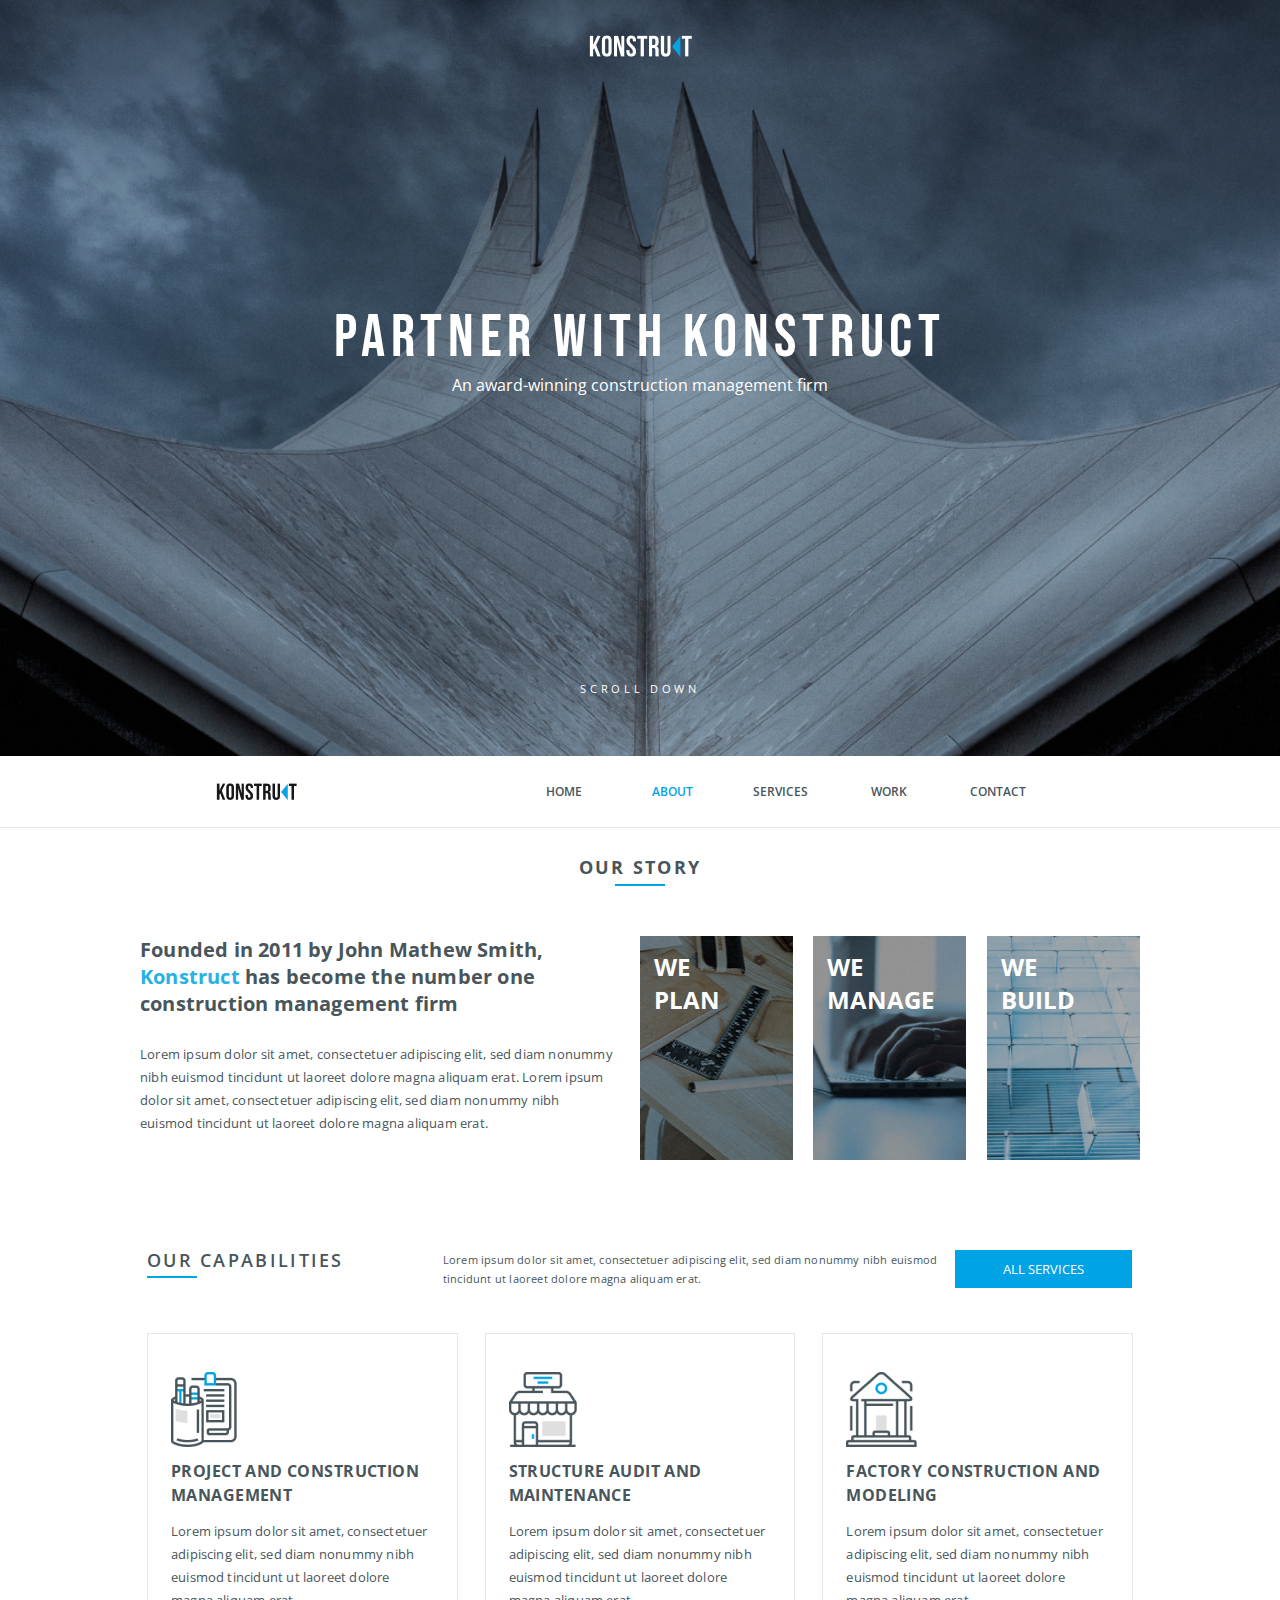
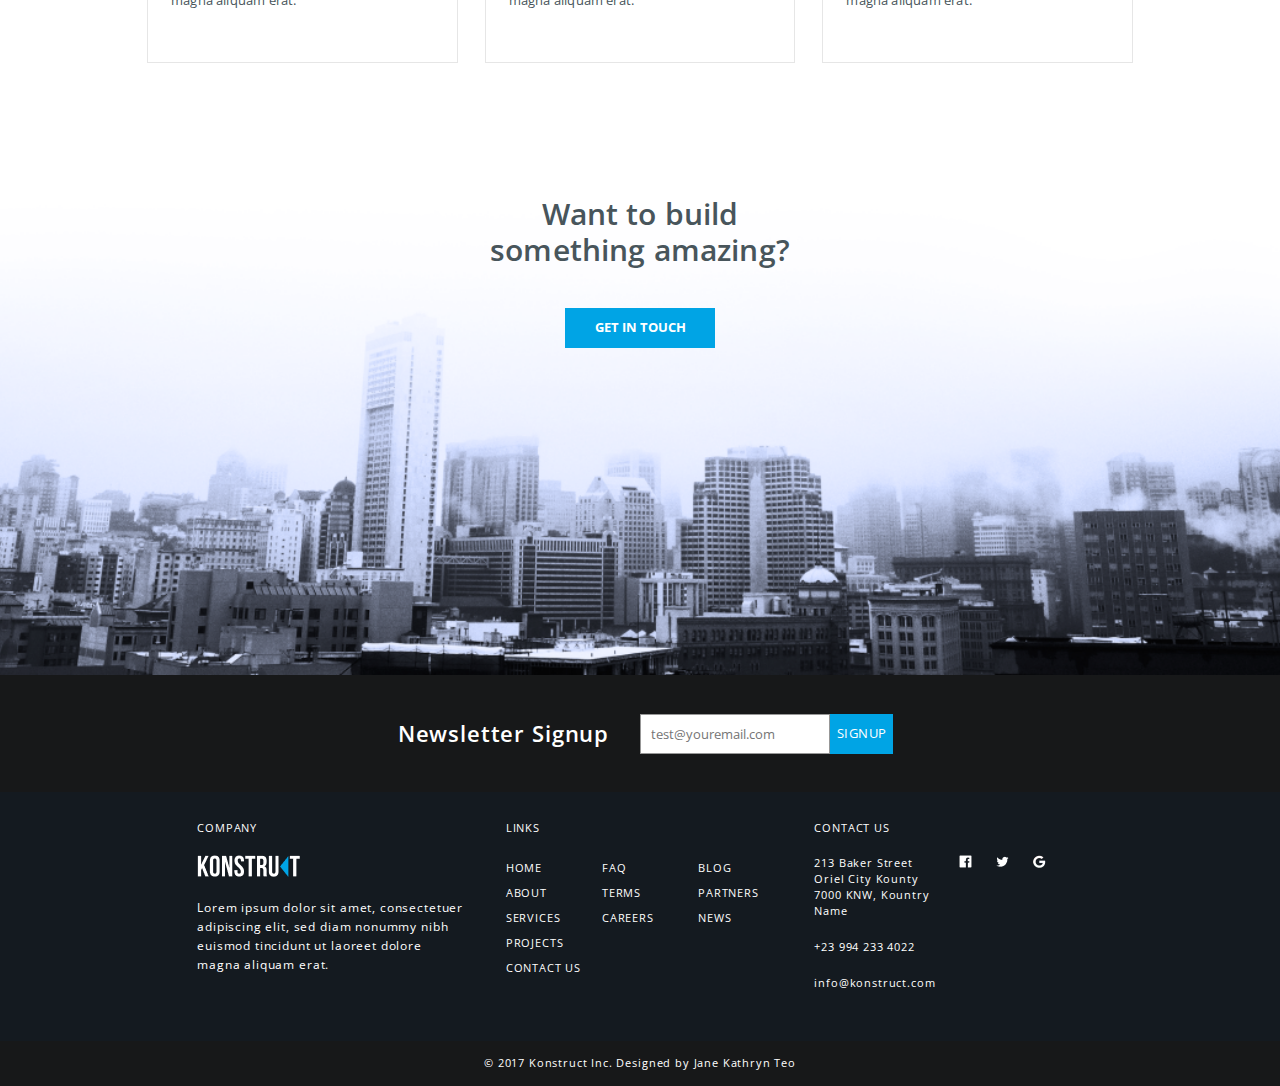
<file: spec/index.html>
<!DOCTYPE html>
<html lang="en">
<head>
    <meta charset="UTF-8">
    <meta name="viewport" content="width=device-width, initial-scale=1.0">
    <title>KONSTRUCT</title>
    <link rel="stylesheet" href="style.css">
    <link rel="preconnect" href="https://fonts.googleapis.com">
    <link rel="preconnect" href="https://fonts.gstatic.com" crossorigin>
    <link href="https://fonts.googleapis.com/css2?family=Montserrat:ital,wght@0,100..900;1,100..900&family=Open+Sans:ital,wght@0,300..800;1,300..800&display=swap" rel="stylesheet">
    <link rel="preconnect" href="https://fonts.googleapis.com">
    <link rel="preconnect" href="https://fonts.gstatic.com" crossorigin>
    <link href="https://fonts.googleapis.com/css2?family=Bebas+Neue&family=Montserrat:ital,wght@0,100..900;1,100..900&family=Open+Sans:ital,wght@0,300..800;1,300..800&display=swap" rel="stylesheet">
</head>
<body>
    <header>
        <div class="header-bg">
            <div class="header-bg-logo">
                <img src="media/logo1.png" alt="logo">
            </div>
            <div class="header-bg-prewiev">
                <p class="header-bg-prewiev-main">PARTNER WITH KONSTRUCT</p>
                <p class="header-bg-prewiev-second">An award-winning construction management firm</p>
            </div>
            <p class="header-bg-down">SCROLL DOWN</p>
        </div>
        <div class="header-nav">
            <div class="header-nav-logo">
                <img src="media/logo2.png" alt="logo">
            </div>
            <div class="header-nav-nav">
                <a class="med" href="">HOME</a>
                <a class="med" id="this" href="">ABOUT</a>
                <a class="med" href="">SERVICES</a>
                <a class="med1"href="">WORK</a>
                <a class="med1" href="">CONTACT</a>
            </div>
        </div>
    </header>
    <main>
        <div class="main-story">
            <div class="main-story-h">
                <p>OUR STORY</p>
                <div id="blueline"></div>
            </div>
            <div class="main-story-about">
                <div class="main-story-about-text">
                    <p class="about-text-h1">Founded in 2011 by John Mathew Smith, <span style="color: rgb(39, 177, 229)">Konstruct</span> has become the number one construction management firm</p>
                    <p class="about-text-h2">Lorem ipsum dolor sit amet, consectetuer adipiscing elit, sed diam nonummy nibh euismod tincidunt ut laoreet dolore magna aliquam erat. Lorem ipsum dolor sit amet, consectetuer adipiscing elit, sed diam nonummy nibh euismod tincidunt ut laoreet dolore magna aliquam erat.</p>
                </div>
                <div class="main-story-about-cards">
                    <article class="story-card" id="story-card1"><p>WE PLAN</p></article>
                    <article class="story-card" id="story-card2"><p>WE MANAGE</p></article>
                    <article class="story-card" id="story-card3"><p>WE BUILD</p></article>
                </div>
            </div>
        </div>
        <div class="main-capabilities">
            <div class="main-capabilities-upper">
                <div id="capa">
                    <p>OUR CAPABILITIES</p>
                    <div id="blueline"></div>
                </div>
                <p id="capa-text">Lorem ipsum dolor sit amet, consectetuer adipiscing elit, sed diam nonummy nibh euismod tincidunt ut laoreet dolore magna aliquam erat.</p>
                <div class="blue"><p>ALL SERVICES</p></div>
            </div>
            <div class="main-capabilities-cards">
                <article class="capability">
                    <img class="icon" src="media/icon1.png" alt="icon">
                    <p class="capability-primary">PROJECT AND CONSTRUCTION MANAGEMENT</p>
                    <p class="capability-secondary">Lorem ipsum dolor sit amet, consectetuer adipiscing elit, sed diam nonummy nibh euismod tincidunt ut laoreet dolore magna aliquam erat.</p>
                </article>
                <article class="capability">
                    <img class="icon" src="media/icon2.png" alt="icon">
                    <p class="capability-primary">STRUCTURE AUDIT AND MAINTENANCE</p>
                    <p class="capability-secondary">Lorem ipsum dolor sit amet, consectetuer adipiscing elit, sed diam nonummy nibh euismod tincidunt ut laoreet dolore magna aliquam erat.</p>
                </article>
                <article class="capability">
                    <img class="icon" src="media/icon3.png" alt="icon">
                    <p class="capability-primary">FACTORY CONSTRUCTION AND MODELING</p>
                    <p class="capability-secondary">Lorem ipsum dolor sit amet, consectetuer adipiscing elit, sed diam nonummy nibh euismod tincidunt ut laoreet dolore magna aliquam erat.</p>
                </article>
            </div>
        </div>
    </main>
    <footer>
        <div class="footer-bg">
            <p class="footer-bg-text">Want to build something amazing?</p>
            <div class="footer-bg-touch"><p>GET IN TOUCH</p></div>
        </div>
        <div class="footer-mail">
            <div class="email-container">
                <p>Newsletter Signup</p>
                <input class="inp" type="email" placeholder="test@youremail.com">
                <button class="inp">SIGNUP</button>
            </div>
            <nav>
                <div class="na">
                    <div class="na1">
                        <p id="cmp">COMPANY</p>
                        <img src="media/logo1.png" alt="logo">
                        <p class="na1-p">Lorem ipsum dolor sit amet, consectetuer adipiscing elit, sed diam nonummy nibh euismod tincidunt ut laoreet dolore magna aliquam erat.</p>
                    </div>
                    <div class="na2">
                        <p id="LINKS">LINKS</p>
                        <div class="na21">
                            <p>HOME</p>
                            <p>ABOUT</p>
                            <p>SERVICES</p>
                            <p>PROJECTS</p>
                            <p>CONTACT US</p>
                        </div>
                        <div class="na22">
                            <p>FAQ</p>
                            <p>TERMS</p>
                            <p>CAREERS</p>
                        </div>
                        <div class="na23">
                            <p>BLOG</p>
                            <p>PARTNERS</p>
                            <p>NEWS</p>
                        </div>
                    </div>
                    <div class="na3">
                        <p id="con">CONTACT US</p>
                        <div class="con-con">
                            <p>213 Baker Street Oriel City Kounty 7000 KNW, Kountry Name</p>
                            <p>+23 994 233 4022</p>
                            <p>info@konstruct.com</p>
                        </div>
                        <img src="media/socials.png" alt="">
                    </div>
                </div>
            </nav>
            <div class="copyright">
                <p>&copy; 2017 Konstruct Inc. Designed by Jane Kathryn Teo</p>
            </div>
        </div>
    </footer>
</body>
</html>
</file>
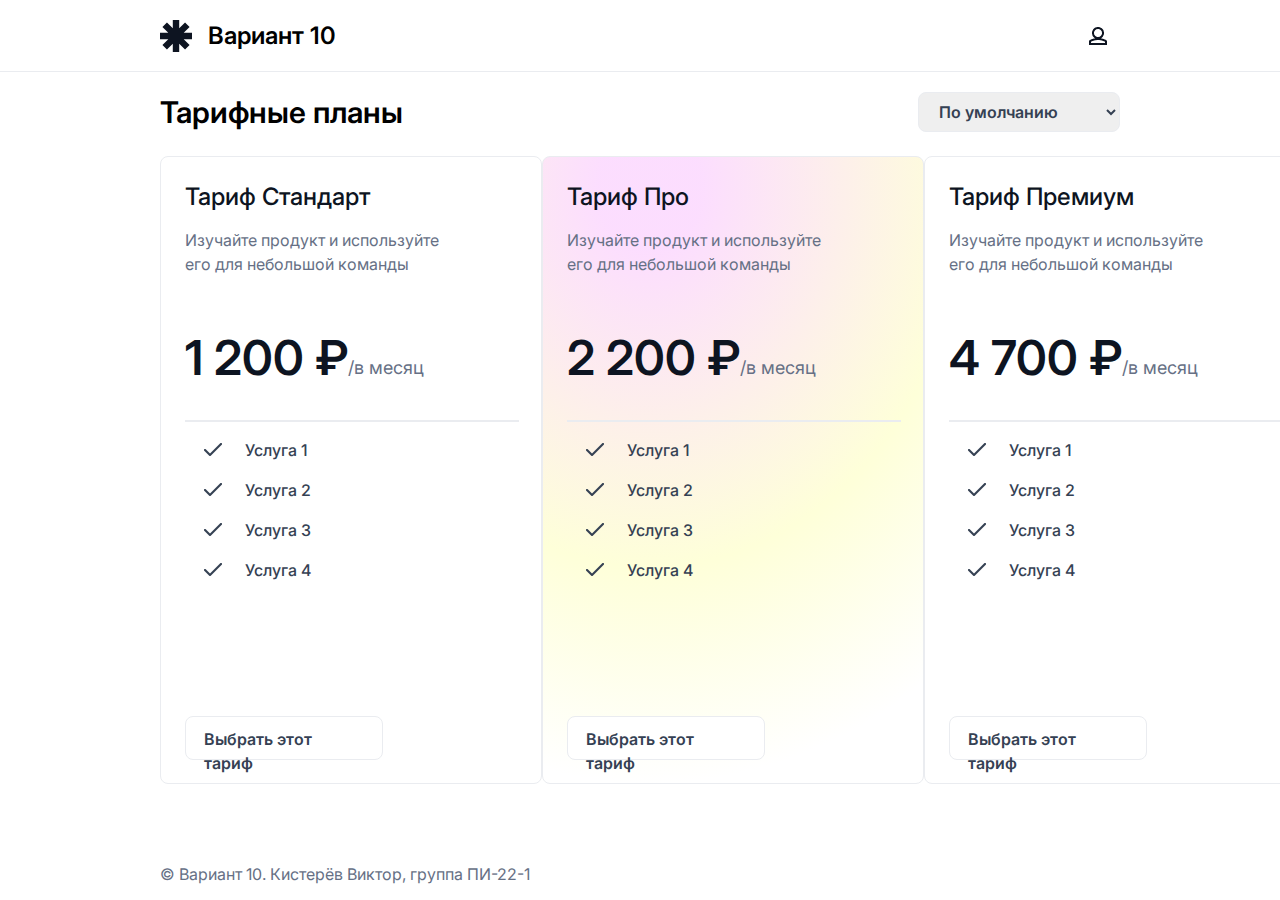
<file: test/index.html>
<!DOCTYPE html>
<html lang="en">
<head>
    <meta charset="UTF-8">
    <meta name="viewport" content="width=device-width, initial-scale=1.0">
    <title>Вариант 10</title>
    <link rel="stylesheet" href="style.css">
    <link rel="preconnect" href="https://fonts.googleapis.com">
    <link rel="preconnect" href="https://fonts.gstatic.com" crossorigin>
    <link href="https://fonts.googleapis.com/css2?family=Inter:ital,opsz,wght@0,14..32,100..900;1,14..32,100..900&display=swap" rel="stylesheet">
</head>
</head>
<body>
    <div class="nof">
        <header>
            <div class="logo">
                <img src="media/vector.svg" alt="logo">
                <p>Вариант 10</p>
            </div>
            <button>
                <img src="media/Button.png" alt="button">
            </button>
        </header>
        <main>
            <nav>
                <p>Тарифные планы</p>
                <select>
                    <option>По умолчанию</option>
                    <option>Сначала новые</option>
                    <option>Сначала старые</option>
                </select>
            </nav>
            <div class="articles">
                <article>
                    <div class="tarif">
                        <p class="tar">Тариф Стандарт</p>
                        <p class="descr">Изучайте продукт и используйте его для небольшой команды</p>
                        <div class="price">
                            <p class="price1">1 200 ₽</p>
                            <p class="price2">/в месяц</p>
                        </div>
                        <div class="sp"></div>
                        <div class="checkers">
                            <div class="check">
                                <img src="media/check.png" alt="">
                                <p>Услуга 1</p>
                            </div>
                            <div class="check">
                                <img src="media/check.png" alt="">
                                <p>Услуга 2</p>
                            </div>
                            <div class="check">
                                <img src="media/check.png" alt="">
                                <p>Услуга 3</p>
                            </div>
                            <div class="check">
                                <img src="media/check.png" alt="">
                                <p>Услуга 4</p>
                            </div>
                        </div>
    
                        <button>Выбрать этот тариф</button>
                    </div>
                </article>
                <article id="this">
                    <div class="tarif">
                        <p class="tar">Тариф Про</p>
                        <p class="descr">Изучайте продукт и используйте его для небольшой команды</p>
                        <div class="price">
                            <p class="price1">2 200 ₽</p>
                            <p class="price2">/в месяц</p>
                        </div>
                        <div class="sp"></div>
                        <div class="checkers">
                            <div class="check">
                                <img src="media/check.png" alt="">
                                <p>Услуга 1</p>
                            </div>
                            <div class="check">
                                <img src="media/check.png" alt="">
                                <p>Услуга 2</p>
                            </div>
                            <div class="check">
                                <img src="media/check.png" alt="">
                                <p>Услуга 3</p>
                            </div>
                            <div class="check">
                                <img src="media/check.png" alt="">
                                <p>Услуга 4</p>
                            </div>
                        </div>
                        <button>Выбрать этот тариф</button>
                    </div>
                </article>
                <article>
                    <div class="tarif">
                        <p class="tar">Тариф Премиум</p>
                        <p class="descr">Изучайте продукт и используйте его для небольшой команды</p>
                        <div class="price">
                            <p class="price1">4 700 ₽</p>
                            <p class="price2">/в месяц</p>
                        </div>
                        <div class="sp"></div>
                        <div class="checkers">
                            <div class="check">
                                <img src="media/check.png" alt="">
                                <p>Услуга 1</p>
                            </div>
                            <div class="check">
                                <img src="media/check.png" alt="">
                                <p>Услуга 2</p>
                            </div>
                            <div class="check">
                                <img src="media/check.png" alt="">
                                <p>Услуга 3</p>
                            </div>
                            <div class="check">
                                <img src="media/check.png" alt="">
                                <p>Услуга 4</p>
                            </div>
                        </div>
                        <button>Выбрать этот тариф</button>
                    </div>
                </article>
                <article>
                    <div class="tarif">
                        <p class="tar">Тариф Корпоративный</p>
                        <p class="descr">Изучайте продукт и используйте его для небольшой команды</p>
                        <div class="price">
                            <p class="price1">10 200 ₽</p>
                            <p class="price2">/в месяц</p>
                        </div>
                        <div class="sp"></div>
                        <div class="checkers">
                            <div class="check">
                                <img src="media/check.png" alt="">
                                <p>Услуга 1</p>
                            </div>
                            <div class="check">
                                <img src="media/check.png" alt="">
                                <p>Услуга 2</p>
                            </div>
                            <div class="check">
                                <img src="media/check.png" alt="">
                                <p>Услуга 3</p>
                            </div>
                            <div class="check">
                                <img src="media/check.png" alt="">
                                <p>Услуга 4</p>
                            </div>
                        </div>
                        <button>Выбрать этот тариф</button>
    
                    </div>
                </article>
            </div>
        </main>
    </div>
    <footer>
        <p>&copy; Вариант 10. Кистерёв Виктор, группа ПИ-22-1</p>
    </footer>
</body>
</html>
</file>
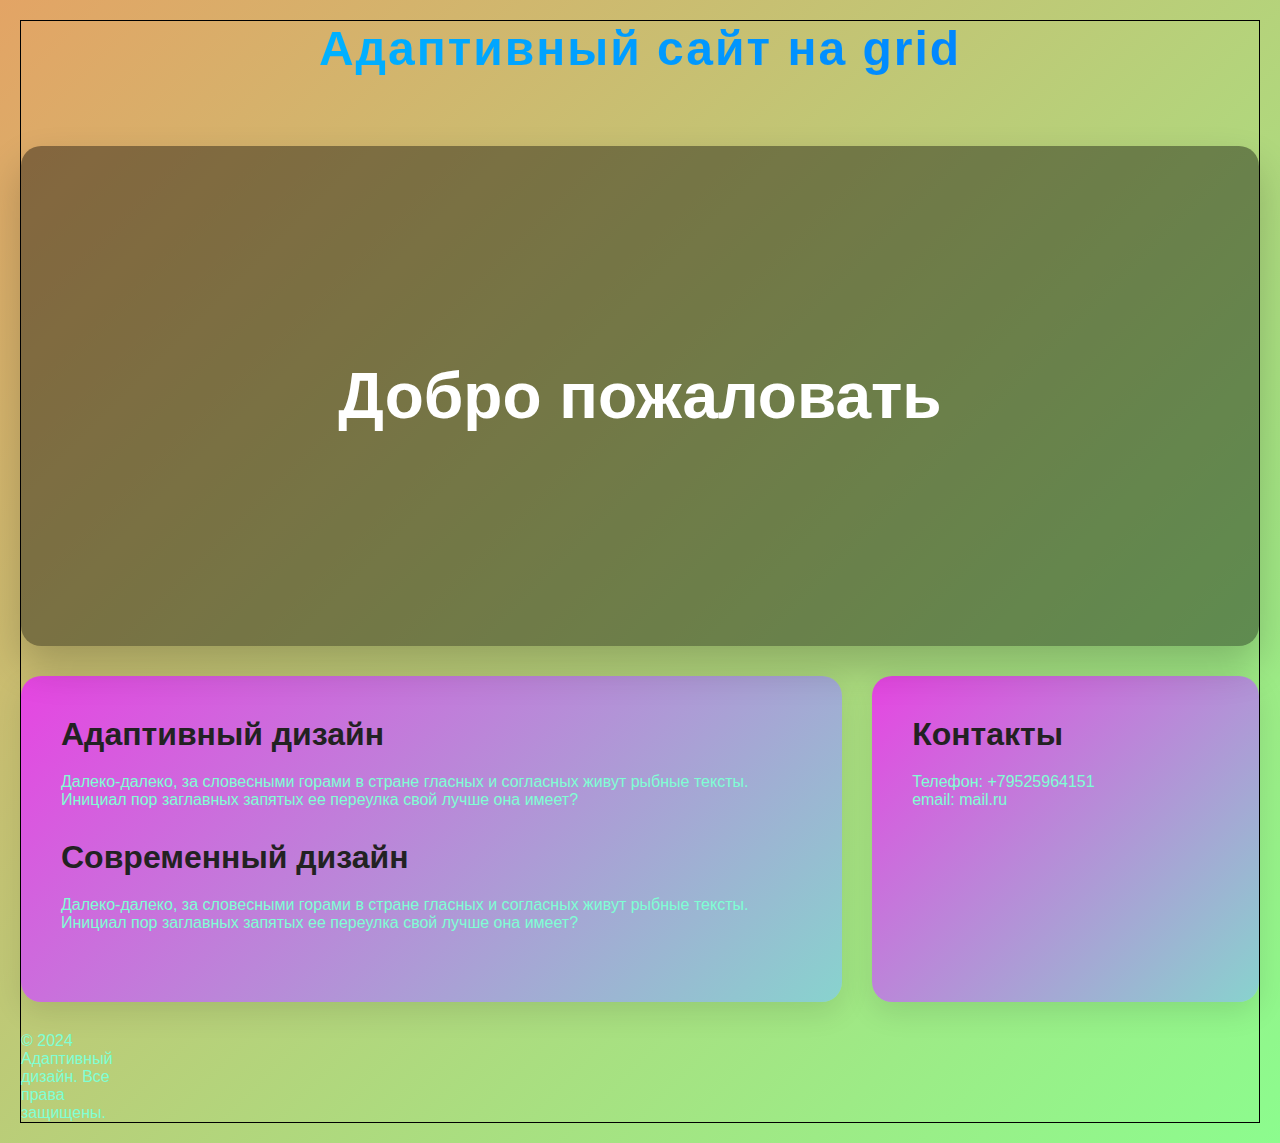
<file: PRAC/01.10/index.html>
<!DOCTYPE html>
<html lang="en">
<head>
    <meta charset="UTF-8">
    <meta name="viewport" content="width=device-width, initial-scale=1.0">
    <title>Ультра крутой дизайн</title>
    <link rel="stylesheet" href="style.css">
</head>
<body>
<div class="container">
    <div class="header">Адаптивный сайт на grid</div>
    <div class="hero">
        <h1>Добро пожаловать</h1>
    </div>
    <div class="main-content">
        <div class="content-block">
            <h2>Адаптивный дизайн</h2>
            <p>Далеко-далеко, за словесными горами в стране гласных и согласных живут рыбные тексты. Инициал пор заглавных запятых ее переулка свой лучше она имеет?</p>
        </div>
        <div class="content-block">
            <h2>Современный дизайн</h2>
            <p>Далеко-далеко, за словесными горами в стране гласных и согласных живут рыбные тексты. Инициал пор заглавных запятых ее переулка свой лучше она имеет?</p>
        </div>
    </div>

    <div class="sidebar">
        <h2>Контакты</h2>
        <p>Телефон: +79525964151</p>
        <p>email: mail.ru</p>
    </div>


    <div class="footer">
        &copy 2024 Адаптивный дизайн. Все права защищены.
    </div>
</div>
</body>
</html>
</file>
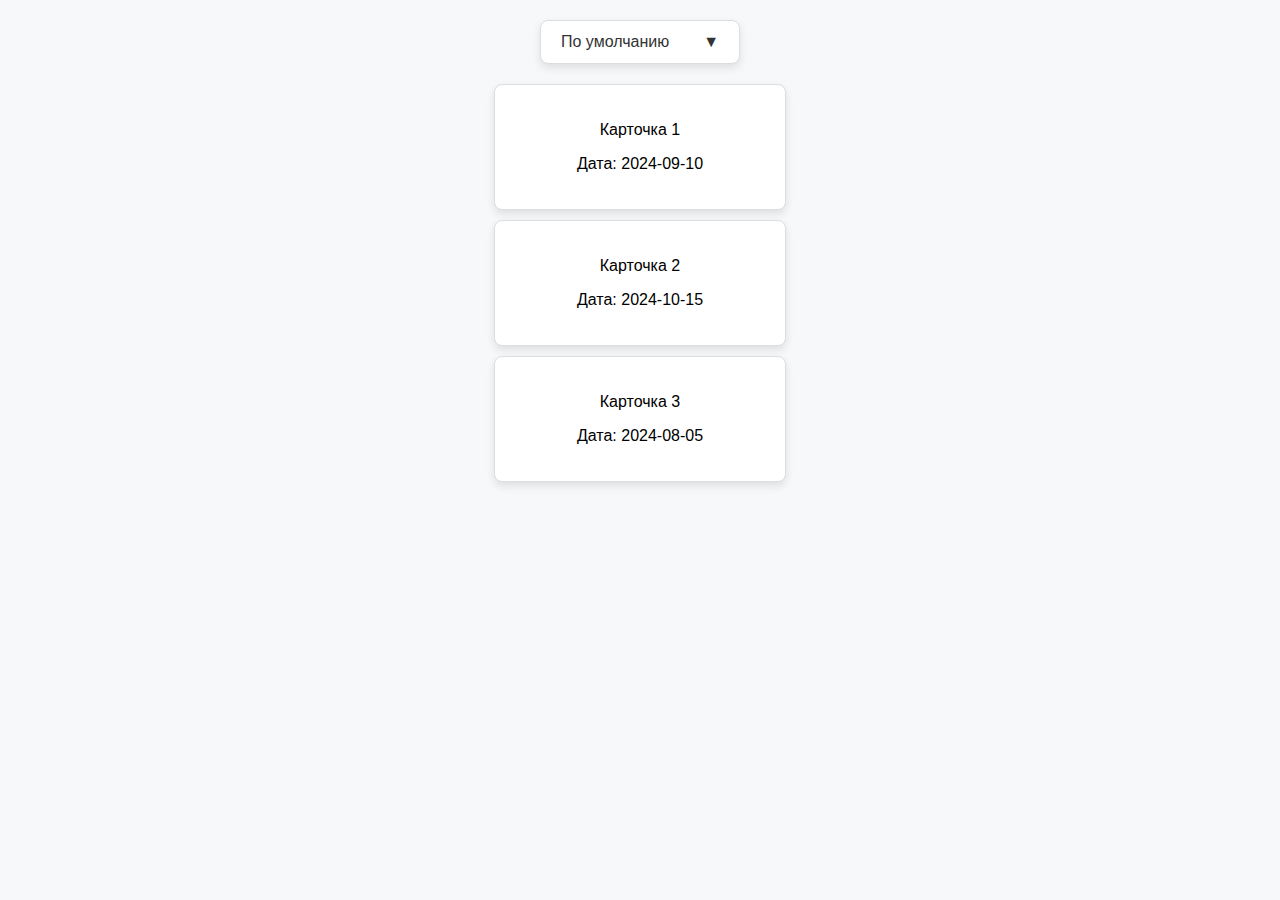
<file: PRAC/12.11/index.html>
<!DOCTYPE html>
<html lang="ru">
<head>
    <meta charset="UTF-8">
    <meta name="viewport" content="width=device-width, initial-scale=1.0">
    <title>TASK JS AI-PI-22</title>
    <style>
        body {
            font-family: Arial, sans-serif;
            display: flex;
            flex-direction: column;
            align-items: center;
            height: 100vh;
            margin: 0;
            background-color: #f7f8fa;
        }

        #loader {
            position: fixed;
            top: 0;
            left: 0;
            width: 100%;
            height: 100%;
            background-color: rgba(255, 255, 255, 0.9);
            display: flex;
            justify-content: center;
            align-items: center;
            z-index: 1000;
            opacity: 1;
            visibility: visible;
            transition: opacity 0.5s ease, visibility 0.5s;
        }

        #loader.hidden {
            opacity: 0;
            visibility: hidden;
        }

        .spinner {
            width: 50px;
            height: 50px;
            border: 6px solid #ddd;
            border-top: 6px solid #333;
            border-radius: 50%;
            animation: spin 1s linear infinite;
        }

        @keyframes spin {
            0% { transform: rotate(0deg); }
            100% { transform: rotate(360deg); }
        }

        .dropdown {
            position: relative;
            display: inline-block;
            margin-top: 20px;
        }

        .dropdown-button {
            padding: 12px 20px;
            font-size: 16px;
            color: #333;
            background-color: #ffffff;
            border: 1px solid #ddd;
            border-radius: 8px;
            cursor: pointer;
            min-width: 200px;
            display: flex;
            justify-content: space-between;
            align-items: center;
            transition: all 0.3s ease;
            box-shadow: 0 4px 8px rgba(0, 0, 0, 0.1);
        }

        .dropdown-content {
            display: none;
            position: absolute;
            top: 100%;
            left: 0;
            background-color: #ffffff;
            border: 1px solid #ddd;
            border-radius: 8px;
            margin-top: 8px;
            min-width: 100%;
            box-shadow: 0 4px 8px rgba(0, 0, 0, 0.1);
            z-index: 1;
        }

        .show {
            display: block;
        }

        .cards {
            display: flex;
            flex-direction: column;
            align-items: center;
            margin-top: 20px;
        }

        .card {
            background-color: #ffffff;
            border: 1px solid #ddd;
            border-radius: 8px;
            box-shadow: 0 4px 8px rgba(0, 0, 0, 0.1);
            padding: 20px;
            margin-bottom: 10px;
            width: 250px;
            text-align: center;
        }
    </style>
</head>
<body onload="loadData()">
    <script src="script.js"></script>
    
<div id="loader">
    <div class="spinner"></div>
</div>

<div class="dropdown">
    <button class="dropdown-button" onclick="toggleDropdown()" id="dropdownButton">
        <span id="selectedOption">По умолчанию</span>
        <span>▼</span>
    </button>
    <div class="dropdown-content" id="dropdownMenu">
        <a href="#" onclick="selectOption('По умолчанию')">По умолчанию</a>
        <a href="#" onclick="selectOption('Сначала новые')">Сначала новые</a>
        <a href="#" onclick="selectOption('Сначала старые')">Сначала старые</a>
    </div>
</div>

<div class="cards" id="cardsContainer"></div>

</body>
</html>
</file>
<file: burger/style.css>
* {
    margin: 0;
    padding: 0;
    box-sizing: border-box;
    font-family: 'Montserrat', sans-serif;
}

#this {
    font-weight: 700;
    margin-left: 200px;
}


header {
    width: 100%;
    height: 900px;
    background: url("media/header.png");
    padding: 0px 160px;
    min-width: 1600px;
}

nav {
    display: flex;
    justify-content: space-between;
    align-items: center;
    padding: 105px 208px 0px 130px;
}

.basket {
    width: 70px;
    height: 70px;
    background: url("media/trash.png");
    border: none;
}

nav a {
    font-size: 25px;
    font-weight: 500;
    line-height: 30.48px;
}

a {
    text-decoration: none;
    color: black;
}

.burger {
    display: flex;
    justify-content: space-between;
    align-items: center;
    padding: 0px 58px 0px 130px;
}

.preview {
    display: flex;
    flex-direction: column;
    gap: 40px;
    font-size: 16px;
    font-weight: 400;
    line-height: 19.5px;
}

.preview button{
    width: 180px;
    height: 60px;
    border-radius: 50px;
    color: white;
    background-color: #E52626;
    border: none;
    font-size: 24px;
    font-weight: 400;
    line-height: 29.26px;
}

#order {
    font-size: 32px;
    font-weight: 800;
    line-height: 39px;
}

main {
    display: flex;
    gap: 38px;
    flex-wrap: wrap;
    justify-content: center;
    padding: 0px 160px 0px 160px;
    min-width: 1600px;
    background: url("media/main.png");
}

main h1{
    font-size: 45px;
    font-weight: 700;
    width: 100%;
    text-align: center;
}

article {
    width: 450px;
    height: 350px;
    border-radius: 50px 0px 0px 0px;
    margin-bottom: 46px;
}

article p{
    font-size: 35px;
    font-weight: 500;
    line-height: 42.67px;
    text-align: center;
    margin-top: 7px;
}

footer {
    display: flex;
    flex-wrap: wrap;
    flex-direction: column;
    justify-content: center;
    align-items: center;
    padding: 0px 160px;
    min-width: 1600px;
    height: 450px;
    background: url("media/footer.png");
}

footer p{
    font-weight: 500;
    font-size: 20px;
    width: 100%;
    text-align: center;
    padding: 0;
    margin-bottom: 20px;
}

footer a{
    font-weight: 400;
    font-size: 20px;
    width: 339px;
    width: 450px;
    text-align: center;
}

.footer-nav {
    display: flex;
    justify-content: center;
    gap: 38px;
    width: 100%;
    margin-bottom: 50px;
}

.vktg {
    height: 60px;
    display: flex;
    align-items: center;
}
</file>
<file: fruitsparadise/style.css>
* {
    margin: 0;
    padding: 0;
    box-sizing: border-box;
    font-family: 'Jura', sans-serif;
}

html {
    height: 100%;
}

body {
    display: grid;
    min-height: 100%;
}

button {
    display: grid;
    grid-template-columns: 1fr auto;
    text-align: left;
    border: 1px solid #888888;
    border-radius: 50px;
    font-weight: 700;
    padding: 0px 15px;
    height: 37px;
    align-items: center;
}

header, main{
    margin: 0% 4% 0% 4%;
    width: 92%;
}

header {
    display: grid;
    grid-template-columns: 45% 55%;
    grid-auto-rows: minmax(81px, auto);
    align-items: center;
}

header p{
    color: #292929;
    font-size: 24px;
    font-weight: 700;
}


header a{
    color: #292929;
    font-size: 20px;
    font-weight: 700;
    text-decoration: none;
}

header button{
    font-size: 14px;
    width: 120px;
    background-color: white;
}

nav {
    display: grid;
    grid-template-columns: repeat(auto-fit, minmax(13.75%, 1fr));
    grid-template-rows: 1fr;
    align-items: center;
    justify-items: end;
}

nav a{
    width: 120px;
}

main {
    display: grid;
    grid-template-columns: repeat(auto-fit, minmax(320px, 1fr));
    grid-column-gap: 52px;
    grid-row-gap: 52px;
    margin-bottom: 52px;
    margin-top: 10px;
}

article {
    min-width: 320px;
}

article button{
    font-size: 18px;
    width: 100%;
}

.article-img {
    min-width: 100%;
}

.images {
    position: relative;
    display: inline-block;
    width: 100%;
    aspect-ratio: 320 / 370;
}

.favorite-icon {
    position: absolute;
    top: 10px;
    right: 15px;
    z-index: 1;
}

.title {
    display: grid;
    grid-template-columns: 1fr auto;
    text-align: left;
    font-size: 24px;
    font-weight: 700;
    margin: 2% 0px 4% 0px;
}

footer {
    background-color: #EDEDED;
    display: grid;
    grid-auto-rows: minmax(81px, auto);
    justify-items: center;
    align-items: center;
    font-size: 24px;
    font-weight: 500;
    color: #ABABAB;
}

@media (width < 960px) {
    nav {
        grid-template-columns: 1fr;
        gap: 10px;
    }
}
</file>
<file: IDZ/style.css>
* {
    margin: 0;
    padding: 0;
    box-sizing: border-box;
    font-family: 'Inter', sans-serif;
}

body {
    padding: 50px;
}

header {
    display: flex;
    flex-direction: column;
    width: auto;
    height: 904px;
    background: url('media/header.png');
    align-items: center;
    justify-content: center;
}

header nav {
    align-self: end;
    width: 503px;
    margin-top: 29px;
    margin-right: 312px;
    display: flex;
    justify-content: space-between;
}

#s1 {
    margin: 133px 309px;
    width: 1182px;
    height: 559px;
    background: url('media/firstsection.png');
}

#s2, #s3, #s4, #s5 {
    padding: 133px 309px;
    width: 1800px;
    height: auto;
    background-color: #FBFBFB;
}

#s3, #s5 {
    background-color: white;
}

#s2-title, #s4-title {
    font-family: Oswald;
    font-size: 48px;
    font-weight: 700;
    line-height: 71.14px;
    letter-spacing: 3.07200026512146px;
}

.oval {
    border-radius: 25px;
    display: flex;
    width: 50px;
    height: 50px;
    box-shadow: 0px 0px 20px 0px #DBDBDB;
    align-items: center;
    justify-content: center;
}


.line {
    margin-top: 15px;
    height: 2px;
    width: 45px;
    background-color: black;
}

.articles {
    margin-top: 85px;
    display: flex;
    justify-content: space-between;
    gap: 28px;
}

.readmore {
    margin-top: 19px;
    font-family: Oswald;
    font-size: 10px;
    font-weight: 300;
    line-height: 14.82px;
    letter-spacing: 0.64000004529953px;
}

.text {
    margin-top: 19px;
    font-family: OpenSans;
    font-size: 12px;
    line-height: 25px;
    letter-spacing: 1.0080000162124634px;
    color: #777777;
}

#this {
    border-bottom: 3px solid #70BF73
}

.articles article{
    width: 373px;
    height: auto;
    background-color: #FFFFFF;
    padding: 44px;
}

.article-header {
    display: flex;
    justify-content: space-between;
    font-family: Oswald;
    font-size: 20px;
    font-weight: 300;
    line-height: 29.64px;
    letter-spacing: 1.28000009059906px;
    align-items: center;
}

nav a{
    font-family: Oswald;
    font-size: 14px;
    font-weight: 400;
    line-height: 20.75px;
    letter-spacing: 1.940000057220459px;
    text-align: left;
    text-decoration: none;
    color: white;
}

.head{
    margin-top: auto;
    font-family: Oswald;
    font-size: 72px;
    font-weight: 500;
    line-height: 106.7px;
    letter-spacing: 4.6080002784729px;
    text-align: center;
    text-underline-position: from-font;
    text-decoration-skip-ink: none;
    color: white;
}

.head-about{
    margin-top: 24px;
    font-family: OpenSans;
    font-size: 20px;
    line-height: 23.44px;
    letter-spacing: 1.28000009059906px;
    color: white;
}

.slider {
    margin-top: auto;
}

.longdiv {
    display: grid;
    grid-template-columns: 1fr 1fr;
}

.longdiv-1{
    display: flex;
    flex-direction: column;
    height: auto;
}

.longdiv-2 {
    display: flex;
    flex-direction: column;
    height: auto;
}

.s3-nav {
    margin-top: 56px;
    margin-bottom: 161px;
    display: flex;
    justify-content: space-between;
}

.s3-nav a{
    font-family: OpenSans;
    font-size: 13px;
    line-height: 15.23px;
    letter-spacing: 0.8320000767707825px;
    text-decoration: none;
    color: gray;
}

.s3-nav .thiss3{
    color: #252525;
}

.p2, .p2-2, .p2-3, .p2-4{
    position: relative;
    height: auto;
}

.p2-a{
    margin-top: 23px;
    display: block;
    margin-left: 174px;
    width: 300px;
}

.p2-k {
    position: absolute;
    top: 268px;
    left: 370px;
    font-family: Oswald;
    font-size: 48px;
    font-weight: 300;
    line-height: 71.14px;
    letter-spacing: 3.07200026512146px;
    text-align: left;
    text-underline-position: from-font;
    text-decoration-skip-ink: none;
    text-decoration: line-through;
    text-decoration-color: #70BF73;
 
}

.p2-a-title{
    font-family: OpenSans;
    font-size: 18px;
    line-height: 21.09px;
    letter-spacing: 1.152000069618225px;
    text-align: left;
    text-underline-position: from-font;
    text-decoration-skip-ink: none;
    color: #252525;
}

.p2-a-about{
    font-family: OpenSans;
    font-size: 13px;
    line-height: 23px;
    letter-spacing: 0.8320000171661377px;
    text-align: left;
    text-underline-position: from-font;
    text-decoration-skip-ink: none;
    color: #C2C2C2;
    margin: 20px 0px;
}

.p2-a-read{
    font-family: OpenSans;
    font-size: 13px;
    line-height: 15.23px;
    letter-spacing: 0.8320000767707825px;
    text-align: left;
    text-underline-position: from-font;
    text-decoration-skip-ink: none;
    text-decoration: line-through;
    text-decoration-color: #70BF73;
    color: #252525;
}

.p2-2 {
    margin-top: 137px;
}

.p2-2 .p2-k {
    left: 340px;
    text-decoration: none;
}

.p2-3 img, .p2-4 img{
    position: absolute;
    left: 133px;
}

.p2-3 .p2-k, .p2-4 .p2-k{
    position: absolute;
    top: 262px;
    left: 0px;
    width: 295px;
    text-decoration: none;
}

.p2-4 .p2-k{
    position: absolute;
    top: 262px;
    left: 0px;
    width: 420px;
    text-decoration: none;
}

.p2-3 .p2-a, .p2-4 .p2-a{
    position: absolute;
    top: 468px;
    display: block;
    margin: 0px;
    margin-left: 174px;
    width: 300px;
}

.longdiv-2 .p2-a div{
    text-align: right;
}

.longdiv-2 .p2-a{
    height: 88px;
}

.p2-4 {
    margin-top: 177px;
}

.p2-3, .p2-4{
    height: 555px;
}

.vmore {
    font-family: Oswald;
    margin-top: auto;
    font-size: 13px;
    font-weight: 400;
    line-height: 19.27px;
    letter-spacing: 2px;
    text-align: right;
    text-underline-position: from-font;
    text-decoration-skip-ink: none;
}

#s4 article {
    width: 370px;
    height: 398px;
}

.a-4-1 {
    background: url('media/t1.png');
}

.a-4-2 {
    background: url('media/t2.png');
}

.a-4-3 {
    background: url('media/t3.png');
}

#s5 {
    display: flex;
    justify-content: center;
    align-items: center;
    flex-direction: column;
}

.imgbox1 {
    width: 182px;
    height: 27px;
}

.imgbox2 {
    width: 20px;
    height: 20px;
    margin: 31px 0px;
}

.imgbox3 {
    width: 111px;
    height: 15px;
    margin-top: 25px;
}

.imgbox4 {
    width: 1172px;
    height: 20px;
}


.ttexxt {
    width: 735px;
    font-family: OpenSans;
    font-size: 14px;
    line-height: 31px;
    letter-spacing: 0.8960000872612px;
    text-align: center;
    color: #373737;
}

.contactus {
    display: grid;
    grid-template-columns: 1fr 1fr;
}

.contact3 {
    grid-column: span 2;
    background-color: #2E2E2E;
    width: 1800px;
    height: 339px;
    display: flex;
    flex-direction: column;
    justify-content: center;
    align-items: center;
    color: #FFFFFF;
}

.contact1, .contact2 {
    display: flex;
    flex-direction: column;
    width: 898px;
    height: 300px;
    justify-content: center;
    align-items: center;
}

.contact1 {
    background-color: #FBFBFB;
}

.contact2 {
    background-color: #70BD59;
}

.contact2 .contact-text, .contact2 .contact-text2 {
    color: #FFFFFF;
}

.contact-text{
    font-family: Oswald;
    font-size: 24px;
    font-weight: 400;
    line-height: 35.57px;
    letter-spacing: 2.6666667461395264px;
    color: #373737;
    margin: 19px 0px 22px 0px;
}

.contact-text1{
    font-family: OpenSans;
    font-size: 14px;
    line-height: 16.41px;
    letter-spacing: 1.5555555820465088px;
    color: #373737;
}

.contact3-text {
    display: flex;
    justify-content: center;
    align-items: center;
    font-family: Oswald;
    font-size: 13px;
    font-weight: 300;
    line-height: 19.27px;
    letter-spacing: 0.8320000767707825px;
    margin-bottom: 39px;
}

.copy {
    display: flex;
    flex-direction: column;
    width: 1800px;
    height: 58px;
    justify-content: center;
    align-items: center;
    color: #FFFFFF;
    font-family: Oswald;
    font-size: 13px;
    font-weight: 300;
    line-height: 19.27px;
    letter-spacing: 0.8320000767707825px;
    background-color: #252525;
}
</file>
<file: LAB3/style.css>
* {
    margin: 0;
    padding: 0;
    box-sizing: border-box;
    font-family: 'Inter', sans-serif;
}

.leftside {
    display: flex;
    justify-content: space-between;
    flex-direction: column;
    float: left;
    border-right: 1px solid #EAECF0;
    height: 100vh;
    width: 280px;
}

input {
    border-radius: 8px;
    border: 1px solid #EAECF0;
    width: 232px;
    height: 36px;
    padding: 8px 16px;
    margin-top: 20px;
}

.logo {
    display: flex;
    gap: 16px;
}

.aside-header {
    padding: 32px 24px 0px 24px;
    font-size: 24px;
    font-weight: 600;
    line-height: 32px;
    color: #354153;
}

.navigation{
    margin-top: 16px;
    padding: 0px 24px;
}

.navigation div{
    height: 36px;
    padding: 6px 8px 6px 24px;
    border-radius: 8px;

}

.navigation a{
    text-decoration: none;
    color: #354153;
    font-size: 16px;
    font-weight: 500;
    line-height: 24px;
}

#this {
    background-color: #F2F4F7;
    color: #0D1421;
    padding-left: 8px;
}

.aside-footer {
    font-size: 16px;
    font-weight: 400;
    line-height: 24px;
    text-align: left;
    color: #667085;
    padding: 32px 24px;
}

.main-header {
    display: flex;
    justify-content: space-between;
    padding: 32px 32px 24px 32px;
    border-bottom: 1px solid #EAECF0;
    align-items: center;
    height: 96px;
}

.main-header h1 {
    color: #0D1421;
    font-size: 30px;
    font-weight: 600;
}

.main-header select {
    color: #354153;
    font-size: 16px;
    font-weight: 600;
    padding: 8px 16px;
    border: 1px solid #EAECF0;
    border-radius: 8px;
}

main {
    display: flex;
    padding: 24px 0px 24px 24px;
    gap: 32px;
    flex-wrap: wrap;
}

article{
    border: 1px solid #EAECF0;
    border-radius: 8px;
    width: 370px;
    height: 600px;
    padding: 24px;
    overflow: hidden;
}

.theme{
    display: flex;
    justify-content: space-between;
    height: 24px;
    font-size: 16px;
    font-weight: 400;
    color: #667085;
    margin-bottom: 16px;
}

.article-title {
    font-size: 24px;
    font-weight: 500;
    line-height: 32px;
    color: #0D1421;
    margin: 16px 0px;
}

.article-text {
    font-size: 18px;
    font-weight: 400;
    line-height: 28px;
    color: #354153;
}
</file>
<file: LAB4/style.css>
* {
    margin: 0;
    padding: 0;
    box-sizing: border-box;
    font-family: 'Inter', sans-serif;
}



.leftside {
    display: flex;
    justify-content: space-between;
    flex-direction: column;
    float: left;
    border-right: 1px solid #EAECF0;
    height: 100vh;
    width: 15%;
    position: sticky;
    top: 0;
}

.logo {
    display: flex;
    gap: 16px;
}

input {
    border-radius: 8px;
    border: 1px solid #EAECF0;
    width: 100%;
    height: 36px;
    padding: 8px 16px;
    margin-top: 20px;
}

.aside-header {
    padding: 32px 24px 0px 24px;
    font-size: 24px;
    font-weight: 600;
    line-height: 32px;
    color: #354153;
}

.navigation{
    margin-top: 16px;
    padding: 0px 24px;
}

.navigation div{
    height: 36px;
    padding: 6px 8px 6px 24px;
    border-radius: 8px;

}

.navigation a{
    text-decoration: none;
    color: #354153;
    font-size: 16px;
    font-weight: 500;
    line-height: 24px;
}

#this {
    background-color: #F2F4F7;
    color: #0D1421;
    padding-left: 8px;
}

.aside-footer {
    font-size: 16px;
    font-weight: 400;
    line-height: 24px;
    text-align: left;
    color: #667085;
    padding: 32px 24px;
}

.main-header {
    display: grid;
    grid-template-columns: 1fr 1fr;


    padding: 32px 24px 24px 32px;
    border-bottom: 1px solid #EAECF0;
    align-items: center;
    height: 96px;
}

.sel {
    display: grid;
    justify-items: end;
}

.main-header h1 {
    color: #0D1421;
    font-size: 30px;
    font-weight: 600;
}

.main-header select {
    color: #354153;
    font-size: 16px;
    font-weight: 600;
    padding: 8px 16px;
    border: 1px solid #EAECF0;
    border-radius: 8px;
}

main {
    display: grid;
    grid-template-columns: repeat(auto-fit, minmax(370px, 1fr));
    justify-content: center;
    gap: 30px;
    padding: 24px;
}

article{
    display: flex;
    flex-direction: column;
    aspect-ratio: 370 / 600;
    border: 1px solid #EAECF0;
    border-radius: 8px;
    padding: 24px;
    overflow: hidden;
}

.theme{
    display: flex;
    justify-content: space-between;
    height: 24px;
    font-size: 16px;
    font-weight: 400;
    color: #667085;
    margin-bottom: 16px;
}

.article-title {
    font-size: 24px;
    font-weight: 500;
    line-height: 32px;
    color: #0D1421;
    margin: 16px 0px;
}

.article-text {
    font-size: 18px;
    font-weight: 400;
    line-height: 28px;
    color: #354153;
}

.test{
    display: none;
}

.navig {
    display:none;
}

@media (width < 1445px) {
    .leftside {
        display: none;
    }
    
    .test{
        display:grid;
    }

    .aside-h input {
        border-radius: 8px;
        border: 1px solid #EAECF0;
        width: 100%;
        height: 36px;
        padding: 0px 16px;
        margin-top: 0px;
    }
    .aside-h{
        display: grid;
        grid-template-columns: 50% 50%;
        padding: 32px 24px 0px 24px;
        font-size: 24px;
        font-weight: 600;
        line-height: 32px;
        color: #354153;
        justify-items: left;
        align-items: center;
    }
    .main-header {
        display: grid;
        grid-template-columns: 1fr 1fr;
        grid-template-rows: 1fr 1fr;
        padding: 32px 24px 24px 32px;
        border-bottom: 1px solid #EAECF0;
        align-items: center;
        height: auto;
    }


    .navig {
        margin-top: 10px;
        grid-column: span 2;
        display:grid;
        grid-template-columns: 25% 25% 25% 25%;
        justify-items: center;
        align-items: center;
    }

    #this {
        background-color: #F2F4F7;
        color: #0D1421;
        padding-left: 8px;
    }

    .navig a{
        text-decoration: none;
        color: #354153;
        font-size: 16px;
        font-weight: 500;
        line-height: 24px;
        text-align: center;
        justify-content: center;
    }
    
    .navig div{
        padding: 6px 8px 6px 8px;
        border-radius: 8px;
    
    }
}

@media (width < 500px) {

    .main-header h1{
        color: #0D1421;
        font-size: 17px;
        font-weight: 600;
    }

    .logo {
        font-size: 17px;
    }

}

/* @media (width < 458px) {
    #this a{
        background-color: #F2F4F7;
        color: #0D1421;
    }
    
} */

@media (width < 454px) {
    .navig {
        margin-top: 10px;
        grid-column: span 2;
        display:grid;
        grid-template-columns: 50% 50%;
        grid-template-rows: 50% 50%;
        justify-items: center;
        align-items: center;
    }
    
}
</file>
<file: LAB5/style.css>
* {
    margin: 0;
    padding: 0;
    box-sizing: border-box;
    font-family: 'Inter', sans-serif;
}

aside {
    display: flex;
    justify-content: space-between;
    flex-direction: column;
    float: left;
    border-right: 1px solid #EAECF0;
    height: 100vh;
    width: 15%;
    position: sticky;
    top: 0;
}

.logo img {
    animation: spin 3s linear infinite;
}

.logo {
    display: flex;
    gap: 16px;
}

aside header {
    padding: 32px 24px 0px 24px;
    font-size: 24px;
    font-weight: 600;
    line-height: 32px;
    color: #354153;
}
.search {
    border-radius: 8px;
    border: 1px solid #EAECF0;
    width: 100%;
    height: 36px;
    padding: 8px 16px;
    margin-top: 20px;
    margin-bottom: 16px;
}

aside a{
    text-decoration: none;
    color: #354153;
    font-size: 16px;
    font-weight: 500;
    line-height: 24px;
}

aside nav div{
    display: flex;
    height: 36px;
    padding: 6px 8px 6px 24px;
    border-radius: 8px;
}

#this {
    background-color: #F2F4F7;
    color: #0D1421;
    padding-left: 8px;
}

aside footer{
    font-size: 16px;
    font-weight: 400;
    line-height: 24px;
    text-align: left;
    color: #667085;
    padding: 32px 24px;
}

main header {
    display: grid;
    grid-template-columns: 1fr 1fr;
    padding: 32px 24px 24px 32px;
    border-bottom: 1px solid #EAECF0;
    align-items: center;
    height: auto;
}

main header div {
    display: grid;
    justify-items: end;
}

main header h1 {
    color: #0D1421;
    font-size: 30px;
    font-weight: 600;
}

main header select {
    color: #354153;
    font-size: 16px;
    font-weight: 600;
    padding: 8px 16px;
    border: 1px solid #EAECF0;
    border-radius: 8px;
}

.container {
    display: grid;
    grid-template-columns: repeat(auto-fit, minmax(370px, 370px));
    justify-content: center;
    gap: 30px;
    padding: 24px;
}

article{
    display: flex;
    flex-direction: column;
    aspect-ratio: 370 / 600;
    border: 1px solid #EAECF0;
    border-radius: 8px;
    padding: 24px;
    overflow: hidden;
}

article div{
    display: flex;
    justify-content: space-between;
    height: 24px;
    font-size: 16px;
    font-weight: 400;
    color: #667085;
    margin-bottom: 16px;
}

.article-title {
    font-size: 24px;
    font-weight: 500;
    line-height: 32px;
    color: #0D1421;
    margin: 16px 0px;
}

.article-text {
    font-size: 18px;
    font-weight: 400;
    line-height: 28px;
    color: #354153;
}

#loader {
    position: fixed;
    top: 0;
    left: 0;
    width: 100%;
    height: 100%;
    background-color: rgba(255, 255, 255, 0.9);
    display: flex;
    justify-content: center;
    align-items: center;
    z-index: 1000;
    opacity: 1;
    visibility: visible;
    transition: opacity 0.5s ease, visibility 0.5s;
}

#loader.hidden {
    opacity: 0;
    visibility: hidden;
}

.spinner {
    width: 50px;
    height: 50px;
    border: 6px solid #ddd;
    border-top: 6px solid #333;
    border-radius: 50%;
    animation: spin 1s linear infinite;
}


@keyframes spin {
    0% { transform: rotate(0deg); }
    100% { transform: rotate(360deg); }
}

.dropdown {
    position: relative;
    display: inline-block;
    justify-self: end;
}

.dropdown-button {
    padding: 12px 20px;
    font-size: 16px;
    color: #333;
    background-color: #ffffff;
    border: 1px solid #ddd;
    border-radius: 8px;
    cursor: pointer;
    min-width: 200px;
    display: flex;
    justify-content: space-between;
    align-items: center;
    transition: all 0.3s ease;
    box-shadow: 0 4px 8px rgba(0, 0, 0, 0.1);
}

.test {
    display: none;
}
.dropdown-content {
    display: none;
    position: absolute;
    top: 100%;
    left: 0;
    background-color: #ffffff;
    border: 1px solid #ddd;
    border-radius: 8px;
    margin-top: 8px;
    min-width: 100%;
    box-shadow: 0 4px 8px rgba(0, 0, 0, 0.1);
    z-index: 1;
}

.dropdown-content a {
    text-decoration: none;
    width: 100%;
    font-size: 16px;
    font-weight: 400;
    line-height: 24px;
    color: #354153;
    padding: 12px 20px;
    border-radius: 6px;
    
    display: block;
    transition: background-color 0.3s ease;
}

.dropdown-content a:hover {
    background-color: #F2F4F7; 
}

.show {
    display: block
}

.cards {
    display: grid;
    grid-template-columns: repeat(auto-fit, minmax(370px, 1fr));
    justify-content: left;
    gap: 30px;
    padding: 24px;
}

.cardsone {
    display: grid;
    grid-template-columns: repeat(auto-fit, minmax(370px, 370px));
    justify-content: left;
    gap: 30px;
    padding: 24px;
}

.card {
    display: flex;
    flex-direction: column;
    aspect-ratio: 370 / 600;
    border: 1px solid #EAECF0;
    border-radius: 8px;
    padding: 24px;
    overflow: hidden;
}

.card-div{
    display: flex;
    justify-content: space-between;
    height: 24px;
    font-size: 16px;
    font-weight: 400;
    color: #667085;
    margin-bottom: 16px;
}

.card {
    transition: transform 0.3s ease;
    transform: scale(1);
}

.card:hover {
    transform: scale(1.05);
    box-shadow: 0 4px 20px rgba(0, 0, 0, 0.2);
}

main header nav {
    display: none;
}

@media (width < 1445px) {
    aside {
        display: none;
    }
    
    .test{
        display:grid;
    }

    .test input {
        border-radius: 8px;
        border: 1px solid #EAECF0;
        width: 100%;
        height: 36px;
        padding: 0px 16px;
        margin-top: 15px;
    }

    .test header{
        display: grid;
        grid-template-columns: 50% 50%;
        padding: 16px 24px 0px 24px;
        font-size: 24px;
        font-weight: 600;
        line-height: 32px;
        color: #354153;
        justify-items: left;
        align-items: center;
    }

    main {
        margin-top: 0px;
        padding-top: 0px;
    }

    main header {
        display: grid;
        grid-template-columns: 1fr 1fr;
        grid-template-rows: 1fr 1fr;
        padding: 16px 24px 24px 32px;
        border-bottom: 1px solid #EAECF0;
        align-items: center;
        height: auto;
    }


    main header nav {
        margin-top: 10px;
        grid-column: span 2;
        display:grid;
        grid-template-columns: 25% 25% 25% 25%;
        justify-items: center;
        align-items: center;
    }

    #this {
        background-color: #F2F4F7;
        color: #0D1421;
        padding-left: 8px;
    }

    main header nav a{
        text-decoration: none;
        color: #354153;
        font-size: 16px;
        font-weight: 500;
        line-height: 24px;
        text-align: center;
        justify-content: center;
    }
    
    main header nav div{
        padding: 6px 8px 6px 8px;
        border-radius: 8px;
    
    }
}

@media (width < 500px) {

    .main-header h1{
        color: #0D1421;
        font-size: 17px;
        font-weight: 600;
    }

    .logo {
        font-size: 17px;
    }

}

/* @media (width < 458px) {
    #this a{
        background-color: #F2F4F7;
        color: #0D1421;
    }
    
} */

@media (width < 454px) {
    .navig {
        margin-top: 10px;
        grid-column: span 2;
        display:grid;
        grid-template-columns: 50% 50%;
        grid-template-rows: 50% 50%;
        justify-items: center;
        align-items: center;
    }
    
}
</file>
<file: spec/style.css>
* {
    padding: 0;
    margin: 0;
    box-sizing: border-box;
    font-family: 'Open Sans';
}

a {
    text-decoration: none;
}

header {
    height: 90vh;
    display: grid;
    grid-template-columns: 1fr;
    grid-template-rows: 2fr;
}

header p {
    color: white;
    text-align: center;
}

main {
    display: grid;
    gap: 10vh;
    margin-top:5vh;
}
.header-bg-prewiev-main {
    font-family: 'Bebas Neue';
    font-size: 60px;
    letter-spacing: 5.7px;
}

.header-bg {
    height: 84vh;
    background: url(media/header.png) 50% / cover no-repeat fixed;
    display: grid;
    grid-template-columns: 1fr;
    grid-template-rows: 40% 20% 40%;
}

.header-bg-logo {
    text-align: center;
    margin-top: 35px;
}

.header-bg-down {
    font-size: 11px;
    letter-spacing: 3.7px;
    display: grid;
    align-items: end;
    margin-bottom: 60px;
}

.header-nav {
    height: 8vh;
    display: grid;
    grid-template-columns: 40% 42%;
    border-bottom: 1px solid #E6E6E6;
}

.header-nav-logo {
    display: grid;
    justify-items: center;
    align-items: center;
}

.header-nav-nav {
    display: grid;
    grid-template-columns: 1fr 1fr 1fr 1fr 1fr;
    justify-items: center;
    align-items: center;
    font-size: 12px;
    gap: 5px;
}

.header-nav-nav a {
    color: #48555B;
    font-weight: 600;
}

.header-nav-nav #this {
    color: #00A4E5;
}

.main-story {
    display: grid;
    grid-template-columns: 1fr;
    grid-template-rows: auto minmax(274px, auto);
    justify-items: center;
    padding: 0px 7px;
}

.main-story-h {
    font-size: 18px;
    letter-spacing: 2.3px;
    color: #48555B;
    display: grid;
    justify-items: center;
    align-items: center;
    font-weight: 700;
}

#blueline {
    width: 50px;
    height: 2px;
    background-color: #00A4E5;
    margin-top: 5px;
    
}

.main-story-about-cards {
    display: grid;
    grid-template-columns: repeat(auto-fit, minmax(140px, 1fr));
    justify-content: start;
    color: white;
    font-size: 24px;
    font-weight: 700;
    gap: 20px;
}

.main-story-about-cards article {
    padding: 14px;
    max-height: 224px;
}

.main-story-about-cards p {
    width: 100px;
}

#story-card1 {
    background: url(media/rec1.png) no-repeat;
    background-size: 100% 100%;
}

#story-card2 {
    background: url(media/rec2.png) no-repeat;
    background-size: 100% 100%;
}

#story-card3 {
    background: url(media/rec3.png) no-repeat;
    background-size: 100% 100%;
}

.main-story-about-text {
    display: grid;
    padding: 0px 5% 0px 0px;
}

.main-story-about {
    margin-top: 50px;
    max-width: 1000px;
    display: grid;
    grid-template-columns: 1fr 1fr;
    color: #48555B;
}

.about-text-h1 {
    font-size: 20px;
    font-weight: 700;
    letter-spacing: 0.2px;
}

.about-text-h2 {
    font-size: 13px;
    letter-spacing: 0.2px;
    line-height: 23px;
}

.main-capabilities-upper{
    display: grid;
    grid-template-columns: 30% 52% 18%;
    max-width: 1000px;
    margin-bottom: 5vh;
}

.blue {
    width: 100%;
    height: 100%;
    background-color: #00A4E5;
    display: grid;
    justify-items: center;
    align-items: center;
    justify-self: end;
    margin-right: 1px;
}

.blue p{
    font-size: 13px;
    color: white;
}

#capa p {
    font-size: 18px;
    line-height: 21px;
    letter-spacing: 2.3px;
    font-weight: 600;
    color: #48555B;
    margin-bottom: 5px;
}


#capa-text {
    font-size: 11px;
    line-height: 19px;
    letter-spacing: 0.2px;
    color: #48555B;
}

.main-capabilities {
    display: grid;
    grid-template-columns: 1fr;
    grid-template-rows: auto auto;
    justify-items: center;
    margin: 0 auto;
    max-width: 1000px;
    padding: 0 7px;
}

.main-capabilities-cards {
    display: grid;
    grid-template-columns: repeat(auto-fit, minmax(295px, 1fr));
    justify-content: center;
    width: 100%;
    gap: 27px;
}

.capability {
    min-height: 330px;
    padding: 38px 23px;
    display: grid;
    justify-content: space-between;
    border: 1px solid #E6E6E6;
}

.capability-primary {
    font-size: 16px;
    line-height: 24px;
    letter-spacing: 0.42px;
    color: #48555B;
    font-weight: 700;
}

.capability-secondary {
    font-size: 13px;
    line-height: 23px;
    letter-spacing: 0.187px;
    color: #48555B;
}

.footer-bg {
    height: 68vh;
    background: url(media/footer.png) 50% / cover no-repeat;
    
    display: grid;
    grid-template-rows: 40% 60%;
    justify-items: center;
    align-items: center;
}

.footer-bg-touch {
    width: 150px;
    height: 40px;
    background-color: #00A4E5;
    align-self: start;
    color: #FFFFFF;
    display: grid;
    justify-items: center;
    align-items: center;
    font-size: 13px;
    line-height: 15.23px;
    font-weight: 700; 
}

.footer-bg-text {
    max-width: 350px;
    font-size: 30px;
    line-height: 36px;
    letter-spacing: 0.15px;
    text-align: center;
    font-weight: 600;
    color: #48555B;
    align-self: end;
    margin-bottom: 40px;
    
}

.footer-mail {
    display: grid;
    grid-template-rows: 13vh auto 5vh;
}

.email-container p {
    font-size: 22px;
    line-height: 25.78px;
    letter-spacing: 0.84px;
    text-align: center;
    color: white;
    font-weight: 600;
    margin-right: 20px;
}

.email-container {
    background-color: #171819;
    display: grid;
    grid-template-columns: 20% 15% 5%;
    align-items: center;
    justify-content: center;
    padding: 0px 7px;
}

.email-container input {
    padding-left: 10px;
    border: 1px solid #979797;
}

.email-container button {
    font-size: 13px;
    line-height: 15.23px;
    letter-spacing: 0.5px;
    color: white;
    text-align: center;
    background-color: #00A4E5;
    border: none;
}

.inp {
    height: 40px;
}

.copyright {
    display: grid;
    justify-items: center;
    align-items: center;
    background-color: #171819;
    font-size: 11px;
    line-height: 12.89px;
    letter-spacing: 0.84px;
    color: white;
}

.footer-mail nav {
    background-color: #141A20;
    display: grid;
    justify-items: center;
}

.na {
    margin-top: 30px;
    margin-bottom: 50px;
    display: grid;
    grid-template-columns: repeat(auto-fit, minmax(300px, 1fr));
    color: white;
    justify-content: space-between;
}

.na1 {
    padding: 0px 20px;
    display: grid;
    grid-template-columns: 1fr;
    height: max-content;
    gap: 20px;
}

.na2 {
    padding: 0px 20px;
    display: grid;
    grid-template-columns: 1fr 1fr 1fr;
    height: max-content;
    gap: 20px;
    font-family: OpenSans;
    font-size: 11px;
    line-height: 25px;
    letter-spacing: 0.8461539149284363px;
}

#LINKS {
    grid-column: span 3;
}

.na3 {
    padding: 0px 20px;
    display: grid;
    grid-template-columns: 1fr 1fr;
    height: max-content;
    gap: 20px;
    font-size: 11px;
    line-height: 16px;
    letter-spacing: 0.846px;
}

#con {
    grid-column: span 2;
}

#con, #LINKS, #cmp {
    font-size: 11px;
    line-height: 12.89px;
    letter-spacing: 0.846px;
}

.con-con {
    display: grid;
    gap: 20px;
}

.na1-p {
    font-size: 12px;
    line-height: 19px;
    letter-spacing: 0.85px;
}

@media (width < 441px) {
    .header-nav-nav {
        display: grid;
        grid-template-columns: 1fr 1fr 1fr 1fr 1fr 1fr;
        grid-row: 1fr 1fr;
        justify-items: center;
        align-items: center;
        font-size: 12px;
        gap: 5px;
        padding: 5px;
    }

    .med {
        grid-column: span 2;
    }

    .med1 {
        grid-column: span 3;
    }
}

@media (width < 1030px) {
    .email-container {
        background-color: #171819;
        display: grid;
        grid-template-columns: 40% 40% 15%;
        align-items: center;
        justify-content: center;
        padding: 0px 7px;
    }
}

@media (width < 618px) {
    .main-capabilities-upper{
        display: grid;
        grid-template-columns: 50% 50%;
        grid-template-rows: 1fr 1fr;
        max-width: 1000px;
        margin-bottom: 5vh;
    }

    .blue {
        margin-top: 10px;
        grid-column: span 2;
    }
}
</file>
<file: test/style.css>
* {
    margin: 0;
    padding: 0;
    box-sizing: border-box;
    font-family: 'Inter', sans-serif;
    
}

body{
    display: flex;
    flex-direction: column;
    justify-content: space-between;
    height: 100vh;
}
header {
    padding: 14px 160px;
    display: flex;
    justify-content: space-between;
    height: 72px;
    width: 100%;
    border-bottom: 1px solid #EAECF0;
    align-items: center;
}

.sp {
    border: 1px solid #EAECF0;
}

.descr {
    font-size: 16px;
    font-weight: 400;
    line-height: 24px;
    text-align: left;
    color: #667085;
    margin-bottom: 50px;

}
header button {
    width: 44px;
    height: 44px;
    border: none;
    background-color: white;
}

footer{
    width: 100%;
    padding: 14px 160px;
}

.tarif {
    width: 334px;
    height: 88px;
    gap: 48px;
    opacity: 0px;
}

#this {
    background: radial-gradient(130.07% 94.9% at 28.14% 5.1%, rgba(251, 213, 254, 0.8) 10.57%, #FEFFD9 63.61%, #FFFFFF 100%) /* warning: gradient uses a rotation that is not supported by CSS and may not behave as expected */;
}
.tarif button{
    width: 198px;
    height: 44px;
    padding: 10px 18px 10px 18px;
    gap: 8px;
    border-radius: 8px;
    border: 1px solid #EAECF0;
    background-color: white;
    font-size: 16px;
    font-weight: 600;
    line-height: 24px;
    text-align: left;
    color: #354153;
    margin-top: 134px;



}
.checkers{
    width: 334px;
    height: 144px;
    margin-top: 16px;
}
.check{
    display: flex;
    gap: 20px;
    font-size: 16px;
    font-weight: 500;
    line-height: 24px;
    text-align: left;
    color: #354153;
    margin: 16px;

}

.price {
    display: flex;
    height: 64px;
    margin-bottom: 30px;
}

.price1 {
    color: #0D1421;
    font-size: 48px;
    font-weight: 600;
    line-height: 64px;
    text-align: left;
}

.price2 {
    display: flex;
    font-size: 18px;
    font-weight: 400;
    line-height: 28px;
    text-align: left;
    align-items: end;
    color: #667085;
    padding-bottom: 8px;

}

footer p{
    color: #667085;
    font-size: 16px;
    font-weight: 400;
    line-height: 24px;
    text-align: left;
}

main {
    padding: 20px 160px;
}

main .articles{
    display: flex;
    justify-content: space-between;
}

.tar{
    font-size: 24px;
    font-weight: 500;
    line-height: 32px;
    text-align: left;
    color: #0D1421;
    margin-bottom: 15px;
}

article{
    border: 1px solid #EAECF0;
    border-radius: 8px;
    width: 382px;
    height: 628px;
    margin-top: 24px;
    padding: 24px 24px 24px 24px;
    gap: 24px;
}

main nav{
    display: flex;
    justify-content: space-between;
    font-size: 30px;
    font-weight: 600;
    line-height: 40px;
    text-align: left;
}

select {
    width: 202px;
    height: 40px;
    color: #354153;
    font-size: 16px;
    font-weight: 600;
    padding: 8px 16px;
    border: 1px solid #EAECF0;
    border-radius: 8px;
}

.logo {
    display: flex;
    gap: 16px;
}

.logo p {
    font-size: 24px;
    font-weight: 600;
    line-height: 32px;
}
</file>
<file: PRAC/01.10/style.css>
* {
    margin: 0;
    padding: 0;
    box-sizing: border-box;
    font-family: 'Roboto', sans-serif;
}

body {
    background: linear-gradient(135deg, #e3a465 0%, #8cfc8e 100%);
    display: flex;
    justify-content: center;
    align-items: center;
    min-height: 100vh;
    padding: 20px;
    color:aquamarine;
}

.container {
    display: grid;
    grid-template-columns: repeat(12, 1fr);
    grid-template-rows: auto;
    grid-gap: 30px;
    max-width: 1400px;
    width: 100%;
    border: 1px solid black;
}

.header {
    grid-column: 1 / -1;
    text-align: center;
    font-size: 3rem;
    font-weight: 700;
    color: rgb(227, 28, 28);
    letter-spacing: 2px;
    background: linear-gradient(90deg, #00c6ff, #0072ff);
    -webkit-background-clip: text;
    -webkit-text-fill-color: transparent;
    margin-bottom: 40px;
}

.hero {
    grid-column: 1 / -1;
    height: 500px;
    background: url('https://c1.iggcdn.com/indiegogo-media-prod-cld/image/upload/c_fill%2Cf_auto%2Ch_768%2Cw_1024/v1430985624/icxwaqislsihjy4b02yl.jpg') center center/cover no-repeat;
    border-radius: 20px;
    position: relative;
    box-shadow: 0 20px 40px rgba(0, 0, 0, 0.2);
    overflow: hidden;
}

.hero::before {
    content: '';
    position: absolute;
    top: 0;
    left: 0;
    width: 100%;
    height: 100%;
    background: rgba(0, 0, 0, 0.4);
}

.hero h1 {
    position: absolute;
    top: 50%;
    left: 50%;
    transform: translate(-50%, -50%);
    color: white;
    font-size: 4rem;
    z-index: 1;
}

.main-content {
    grid-column: 1 / 9;
    padding: 40px;
    background: linear-gradient(135deg, #e645e2, #88d3ce);
    border-radius: 20px;
    box-shadow: 0 10px 30px rgba(0, 0, 0, 0.1);
    animation: fadeInUp is ease-out both;
}

.sidebar {
    grid-column: 9 / -1;
    padding: 40px;
    background: linear-gradient(135deg, #e645e2, #88d3ce);
    border-radius: 20px;
    box-shadow: 0 10px 30px rgba(0, 0, 0, 0.1);
    animation: fadeInRight is ease-out both;
}

.content-block {
    margin-bottom: 30px;
}

h2 {
    font-size: 2rem;
    color: #222;
    margin-bottom: 20px;
    font-weight: bold;
    
}
</file>
